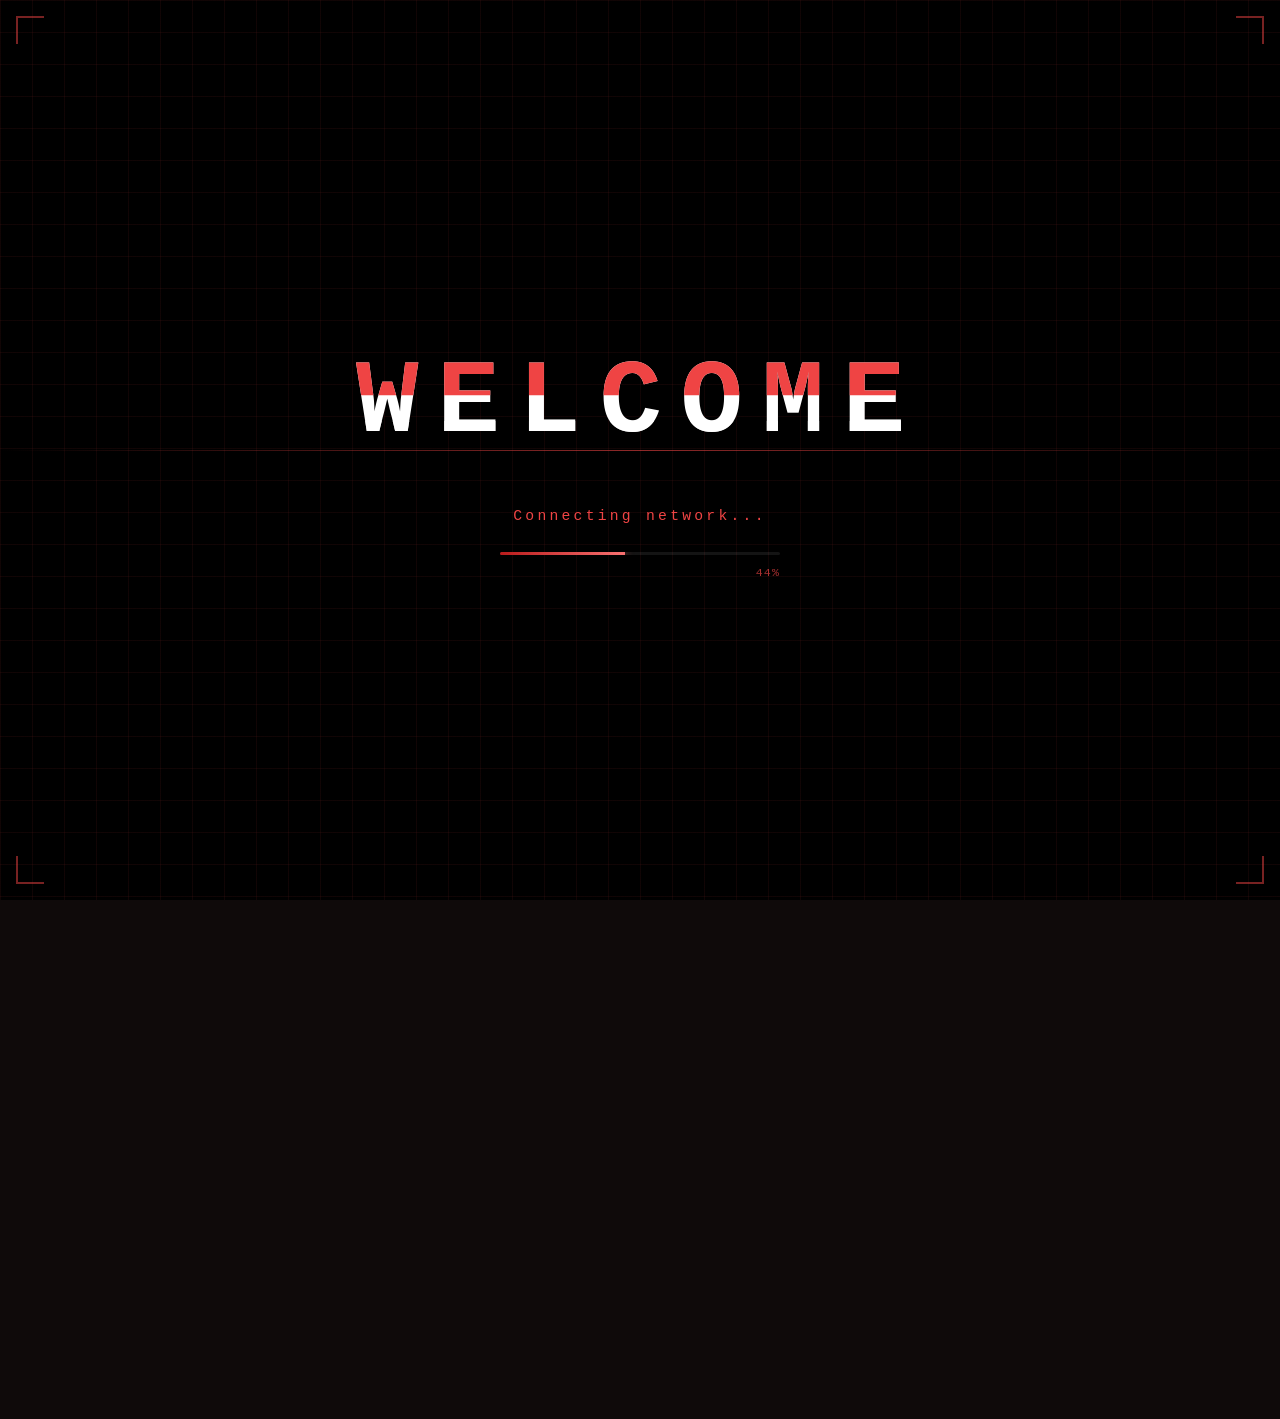
<file: index.html>
<!DOCTYPE html>
<html lang="id" data-theme="dark">
<head>
  <meta charset="UTF-8"/>
  <meta name="viewport" content="width=device-width, initial-scale=1.0"/>
  <meta http-equiv="X-UA-Compatible" content="IE=edge"/>

  <!-- CSP -->
  <meta http-equiv="Content-Security-Policy"
    content="default-src 'self';
             script-src 'self' 'unsafe-inline';
             style-src 'self' 'unsafe-inline' https://fonts.googleapis.com https://cdnjs.cloudflare.com;
             font-src 'self' https://fonts.gstatic.com https://cdnjs.cloudflare.com;
             img-src 'self' data: blob: *;
             media-src 'self' data: blob: *;
             connect-src 'self';"/>

  <!-- SEO -->
  <title>TKJ XI-9 - Beranda | SMK Negeri 1</title>
  <meta name="description" content="TKJ XI-9 - Beranda | Kelas Teknik Komputer Jaringan SMK Negeri 1. Solid, Kreatif, dan Berdedikasi Tanpa Batas dalam menguasai teknologi digital."/>
  <meta name="keywords" content="TKJ, XI-9, SMK Negeri 1, Teknik Komputer Jaringan, kelas TKJ"/>
  <meta name="robots" content="index, follow"/>
  <link rel="canonical" href="./index.html"/>

  <!-- Open Graph -->
  <meta property="og:type"        content="website"/>
  <meta property="og:title"       content="TKJ XI-9 - Beranda | SMK Negeri 1"/>
  <meta property="og:description" content="Kelas Teknik Komputer Jaringan yang solid, kreatif, dan berdedikasi. Komunitas pejuang digital SMK Negeri 1."/>
  <meta property="og:image"       content="https://picsum.photos/seed/tkj-xi9-og/1200/630"/>
  <meta property="og:url"         content="./index.html"/>
  <meta property="og:locale"      content="id_ID"/>

  <!-- Twitter Card -->
  <meta name="twitter:card"        content="summary_large_image"/>
  <meta name="twitter:title"       content="TKJ XI-9 - Beranda | SMK Negeri 1"/>
  <meta name="twitter:description" content="Kelas Teknik Komputer Jaringan SMK Negeri 1"/>
  <meta name="twitter:image"       content="https://picsum.photos/seed/tkj-xi9-og/1200/630"/>

  <!-- PWA -->
  <link rel="manifest" href="manifest.json"/>
  <meta name="theme-color" content="#0f0a0a"/>
  <meta name="apple-mobile-web-app-capable" content="yes"/>
  <meta name="apple-mobile-web-app-status-bar-style" content="black-translucent"/>

  <!-- Favicon (inline SVG) -->
  <link rel="icon" href="data:image/svg+xml,<svg xmlns='http://www.w3.org/2000/svg' viewBox='0 0 32 32'><rect width='32' height='32' rx='6' fill='%23b91c1c'/><text x='50%' y='55%' dominant-baseline='middle' text-anchor='middle' font-family='monospace' font-weight='700' font-size='13' fill='white'>TKJ</text></svg>"/>

  <!-- Fonts Preload -->
  <link rel="preconnect" href="https://fonts.googleapis.com"/>
  <link rel="preconnect" href="https://fonts.gstatic.com" crossorigin/>
  <link rel="preload" as="style"
    href="https://fonts.googleapis.com/css2?family=Fira+Code:wght@400;500;700&family=Rajdhani:wght@500;700&display=swap"/>
  <link rel="stylesheet"
    href="https://fonts.googleapis.com/css2?family=Fira+Code:wght@400;500;700&family=Rajdhani:wght@500;700&display=swap"
    media="print" onload="this.media='all'"/>
  <noscript>
    <link rel="stylesheet"
      href="https://fonts.googleapis.com/css2?family=Fira+Code:wght@400;500;700&family=Rajdhani:wght@500;700&display=swap"/>
  </noscript>

  <!-- Font Awesome -->
  <link rel="stylesheet" href="https://cdnjs.cloudflare.com/ajax/libs/font-awesome/6.5.0/css/all.min.css"
    crossorigin="anonymous" referrerpolicy="no-referrer"/>

  <link rel="stylesheet" href="style.css"/>
</head>
<body>

<!-- SKIP TO CONTENT -->
<a class="skip-link" href="#main-content">Lewati ke konten utama</a>

<!-- PAGE PROGRESS (link navigation) -->
<div id="page-progress" aria-hidden="true"></div>
<!-- SCROLL PROGRESS (top thin bar) -->
<div id="scroll-progress" aria-hidden="true"></div>

<!-- INTRO -->
<div id="intro" role="dialog" aria-label="Layar pembuka TKJ XI-9" aria-modal="true">
  <div class="intro-grid" aria-hidden="true"></div>
  <div class="intro-scan" aria-hidden="true"></div>
  <div class="intro-corners" aria-hidden="true">
    <div class="c c-tl"></div><div class="c c-tr"></div>
    <div class="c c-bl"></div><div class="c c-br"></div>
  </div>
  <div class="intro-body">
    <div class="intro-word" data-text="WELCOME" aria-hidden="true">WELCOME</div>
    <div class="intro-sub" id="intro-sub" aria-live="polite">Initializing TKJ XI-9...</div>
    <div class="intro-bar-wrap" aria-hidden="true">
      <div class="intro-bar" id="intro-bar" role="progressbar" aria-valuemin="0" aria-valuemax="100" aria-valuenow="0"></div>
    </div>
    <div class="intro-pct" id="intro-pct" aria-hidden="true">0%</div>
  </div>
</div>

<!-- TOP BAR -->
<header class="top-bar" role="banner">
  <div class="top-bar-brand">
    <div class="brand-badge" aria-hidden="true">TKJ</div>
    <div>
      <div class="brand-name">TKJ XI-9</div>
      <div class="brand-year mono">2024/2025</div>
    </div>
  </div>
  <div class="top-bar-actions">
    <button class="theme-toggle" id="theme-btn" aria-label="Aktifkan mode terang"
            data-tooltip="Toggle Tema (T)">
      <i class="fas fa-sun" aria-hidden="true"></i>
    </button>
  </div>
</header>

<!-- TAB BAR -->
<nav class="tab-bar" aria-label="Navigasi utama">
  <a href="index.html"     class="tab-item" aria-label="Home"><i class="fas fa-house" aria-hidden="true"></i><span>Home</span></a>
  <a href="about.html"     class="tab-item" aria-label="Tentang"><i class="fas fa-circle-info" aria-hidden="true"></i><span>Tentang</span></a>
  <a href="structure.html" class="tab-item" aria-label="Struktur"><i class="fas fa-sitemap" aria-hidden="true"></i><span>Struktur</span></a>
  <a href="members.html"   class="tab-item" aria-label="Anggota"><i class="fas fa-users" aria-hidden="true"></i><span>Anggota</span></a>
  <a href="skills.html"    class="tab-item" aria-label="Skills"><i class="fas fa-code" aria-hidden="true"></i><span>Skills</span></a>
  <a href="gallery.html"   class="tab-item" aria-label="Galeri"><i class="fas fa-images" aria-hidden="true"></i><span>Galeri</span></a>
  <a href="tkj.html"       class="tab-item" aria-label="Info TKJ"><i class="fas fa-network-wired" aria-hidden="true"></i><span>TKJ</span></a>
</nav>

<!-- MAIN -->
<main id="main-content">

  <!-- Countdown -->
  <div id="countdown-strip" class="countdown-strip" aria-label="Hitung mundur ujian">
    <div class="countdown-label">Ujian Akhir Semester</div>
    <div class="countdown-units">
      <div class="cd-unit"><span class="cd-num cd-days">00</span><span class="cd-lbl">Hari</span></div>
      <span class="cd-sep" aria-hidden="true">:</span>
      <div class="cd-unit"><span class="cd-num cd-hours">00</span><span class="cd-lbl">Jam</span></div>
      <span class="cd-sep" aria-hidden="true">:</span>
      <div class="cd-unit"><span class="cd-num cd-mins">00</span><span class="cd-lbl">Menit</span></div>
      <span class="cd-sep" aria-hidden="true">:</span>
      <div class="cd-unit"><span class="cd-num cd-secs">00</span><span class="cd-lbl">Detik</span></div>
    </div>
  </div>

  <!-- Hero -->
  <section class="hero" aria-label="Selamat datang di TKJ XI-9">
    <div class="hero-noise" aria-hidden="true"></div>
    <div class="hero-floats" aria-hidden="true">
      <div class="float-icon fi1"><i class="fas fa-network-wired"></i></div>
      <div class="float-icon fi2"><i class="fas fa-code"></i></div>
      <div class="float-icon fi3"><i class="fas fa-shield-halved"></i></div>
      <div class="float-icon fi4"><i class="fas fa-microchip"></i></div>
      <div class="float-icon fi5"><i class="fas fa-terminal"></i></div>
      <div class="float-icon fi6"><i class="fas fa-server"></i></div>
    </div>
    <div class="hero-content">
      <div class="hero-eyebrow">Teknik Komputer &amp; Jaringan</div>
      <h1 class="hero-title">
        Kelas <span class="hl">XI-9</span><br>Yang Beda.
      </h1>
      <p class="hero-desc" id="hero-slogan" aria-live="polite" data-fallback="Komunitas pejuang digital yang siap menguasai jaringan, keamanan siber, dan teknologi masa depan dengan semangat dan kompetensi nyata.">
        Komunitas pejuang digital yang siap menguasai jaringan, keamanan siber,
        dan teknologi masa depan dengan semangat dan kompetensi nyata.
      </p>
      <div class="hero-cta">
        <a href="about.html" class="btn btn-primary">Kenali Kami <i class="fas fa-arrow-right" aria-hidden="true"></i></a>
        <a href="members.html" class="btn btn-outline">Lihat Anggota</a>
      </div>
    </div>
  </section>

  <!-- Stats strip -->
  <div id="stats-strip" class="stats-strip" aria-label="Statistik kelas"></div>

  <!-- Quick links -->
  <section class="container" style="padding-top:32px;padding-bottom:40px" aria-label="Menu utama">
    <div class="sec-head">
      <div class="sec-tag">Jelajahi</div>
      <h2 class="sec-title">Menu Utama</h2>
    </div>
    <div style="display:grid;grid-template-columns:repeat(auto-fill,minmax(140px,1fr));gap:12px">
      <a href="about.html" class="card card-accent-top reveal" style="text-align:center;padding:22px 14px;--d:0s" aria-label="Halaman Tentang">
        <div class="icon-box lg" style="margin:0 auto 12px" aria-hidden="true"><i class="fas fa-circle-info"></i></div>
        <div style="font-weight:700;font-size:var(--text-sm);color:var(--text-1)">Tentang</div>
        <div style="font-size:var(--text-xs);color:var(--text-3);margin-top:3px">Visi, misi, motto</div>
      </a>
      <a href="structure.html" class="card card-accent-top reveal" style="text-align:center;padding:22px 14px;--d:0.06s" aria-label="Halaman Struktur Organisasi">
        <div class="icon-box lg" style="margin:0 auto 12px" aria-hidden="true"><i class="fas fa-sitemap"></i></div>
        <div style="font-weight:700;font-size:var(--text-sm);color:var(--text-1)">Struktur</div>
        <div style="font-size:var(--text-xs);color:var(--text-3);margin-top:3px">Kepengurusan</div>
      </a>
      <a href="members.html" class="card card-accent-top reveal" style="text-align:center;padding:22px 14px;--d:0.12s" aria-label="Halaman Anggota Kelas">
        <div class="icon-box lg" style="margin:0 auto 12px" aria-hidden="true"><i class="fas fa-users"></i></div>
        <div style="font-weight:700;font-size:var(--text-sm);color:var(--text-1)">Anggota</div>
        <div style="font-size:var(--text-xs);color:var(--text-3);margin-top:3px" id="ql-member-count">—</div>
      </a>
      <a href="skills.html" class="card card-accent-top reveal" style="text-align:center;padding:22px 14px;--d:0.18s" aria-label="Halaman Keahlian">
        <div class="icon-box lg" style="margin:0 auto 12px" aria-hidden="true"><i class="fas fa-laptop-code"></i></div>
        <div style="font-weight:700;font-size:var(--text-sm);color:var(--text-1)">Skills</div>
        <div style="font-size:var(--text-xs);color:var(--text-3);margin-top:3px">Kompetensi kelas</div>
      </a>
      <a href="gallery.html" class="card card-accent-top reveal" style="text-align:center;padding:22px 14px;--d:0.24s" aria-label="Halaman Galeri Foto">
        <div class="icon-box lg" style="margin:0 auto 12px" aria-hidden="true"><i class="fas fa-images"></i></div>
        <div style="font-weight:700;font-size:var(--text-sm);color:var(--text-1)">Galeri</div>
        <div style="font-size:var(--text-xs);color:var(--text-3);margin-top:3px">Momen bersama</div>
      </a>
      <a href="tkj.html" class="card card-accent-top reveal" style="text-align:center;padding:22px 14px;--d:0.30s" aria-label="Halaman Info Jurusan TKJ">
        <div class="icon-box lg" style="margin:0 auto 12px" aria-hidden="true"><i class="fas fa-network-wired"></i></div>
        <div style="font-weight:700;font-size:var(--text-sm);color:var(--text-1)">TKJ</div>
        <div style="font-size:var(--text-xs);color:var(--text-3);margin-top:3px">Info jurusan</div>
      </a>
    </div>
  </section>

  <!-- Footer -->
  <footer class="footer-strip container" role="contentinfo">
    <div class="footer-top">
      <div class="footer-copy">© <span class="footer-year hl"></span> TKJ XI-9 · SMK Negeri 1</div>
      <div class="footer-links">
        <a href="tkj.html">Info TKJ</a>
        <a href="about.html">Tentang</a>
        <a href="404.html">404</a>
        <a href="offline.html">Offline</a>
      </div>
    </div>
    <div class="footer-social" aria-label="Sosial media kami"></div>
    <div style="display:flex;justify-content:flex-end">
      <button id="replay-intro-btn" aria-label="Putar ulang intro">
        <i class="fas fa-rotate-right" aria-hidden="true"></i> Replay Intro
      </button>
    </div>
  </footer>

</main>

<!-- BACK TO TOP -->
<button id="back-to-top" aria-label="Kembali ke atas">
  <i class="fas fa-chevron-up" aria-hidden="true"></i>
</button>

<script src="settings.js"></script>
<script src="index.js"></script>
</body>
</html>
</file>
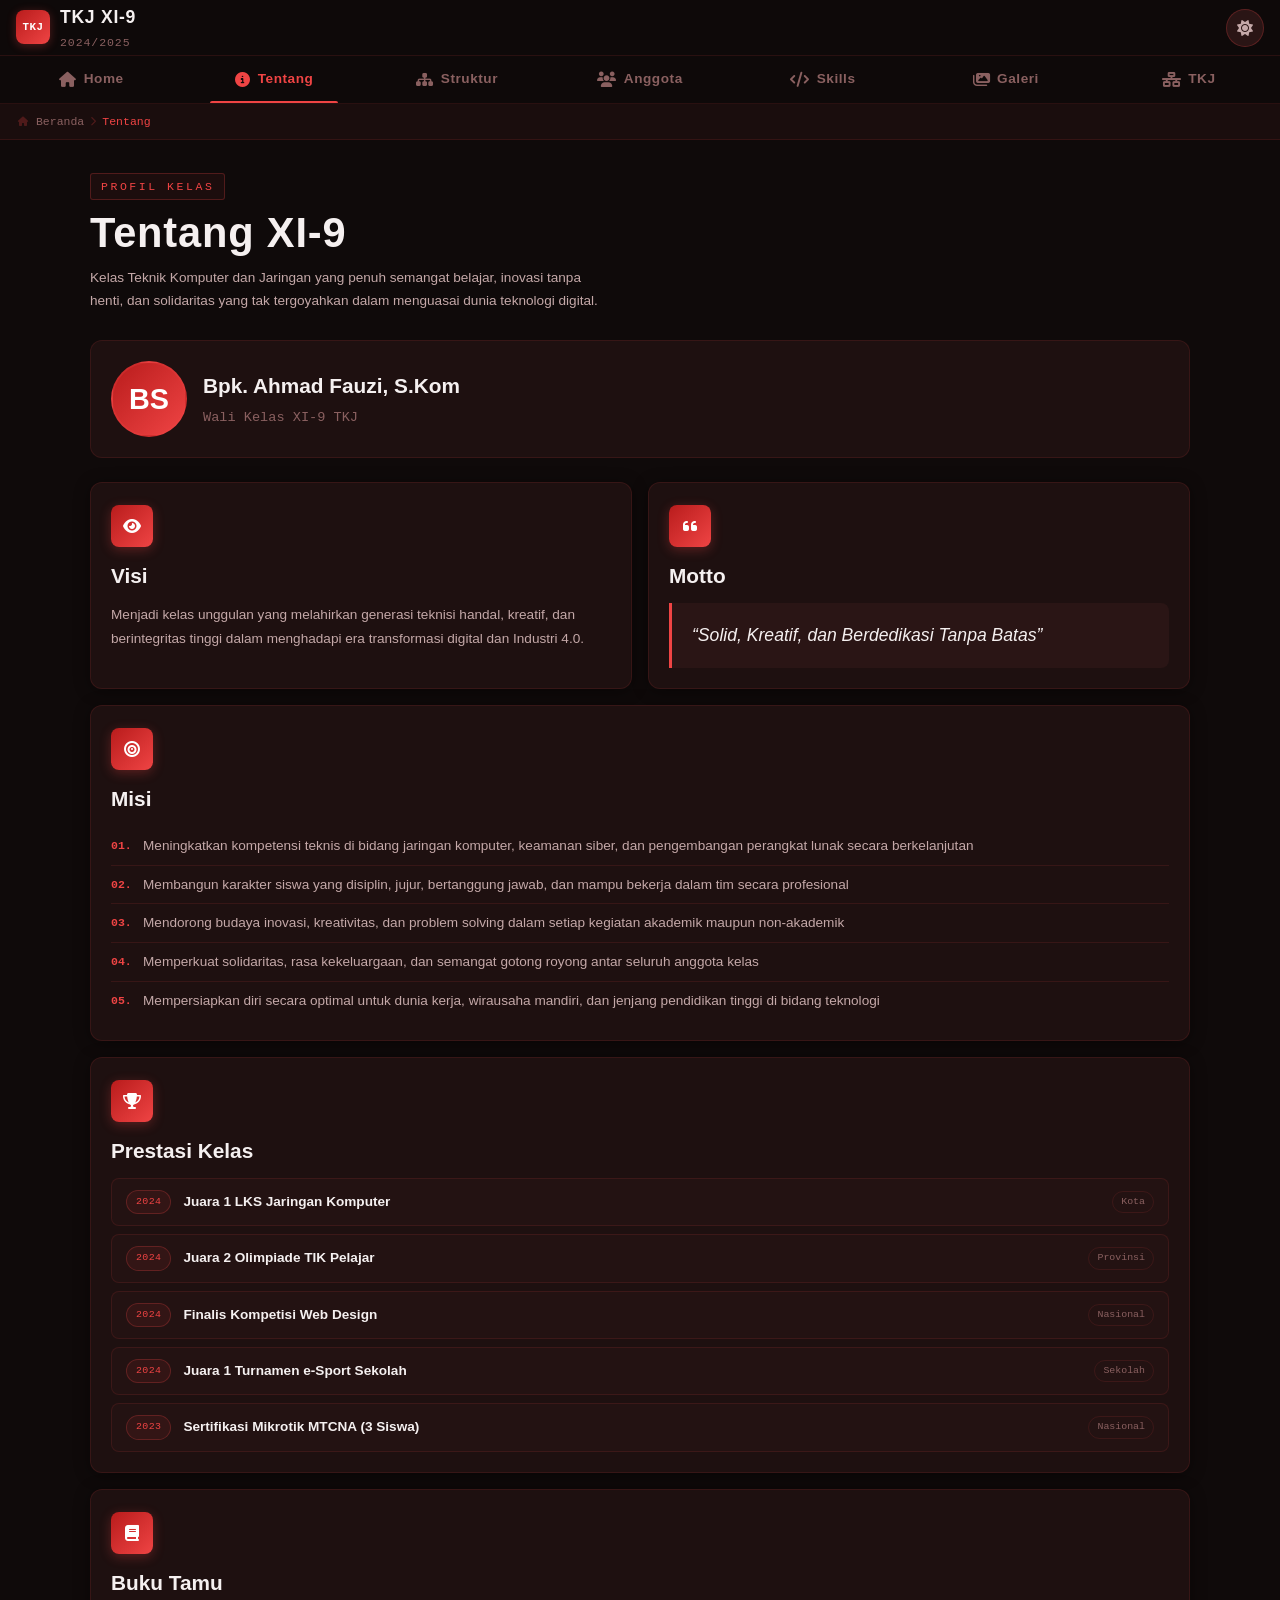
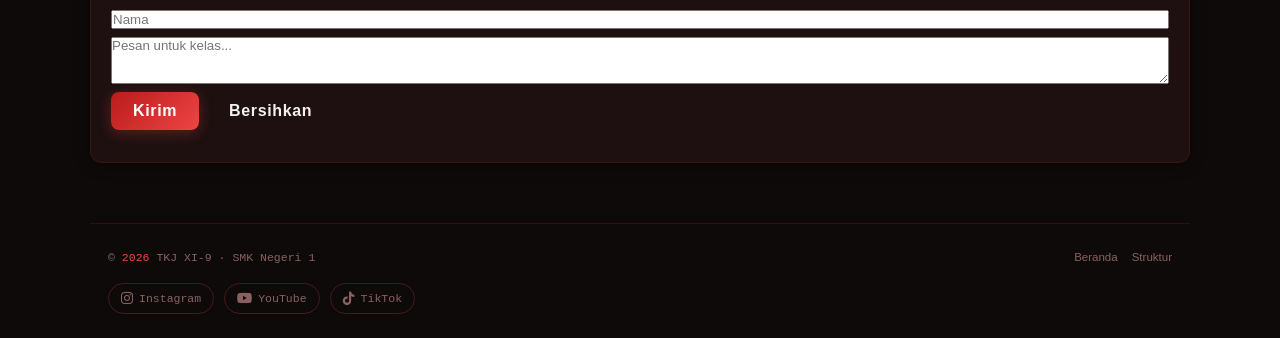
<file: about.html>
<!DOCTYPE html>
<html lang="id" data-theme="dark">
<head>
  <meta charset="UTF-8"/>
  <meta name="viewport" content="width=device-width, initial-scale=1.0"/>
  <meta http-equiv="X-UA-Compatible" content="IE=edge"/>

  <meta http-equiv="Content-Security-Policy"
    content="default-src 'self';
             script-src 'self' 'unsafe-inline';
             style-src 'self' 'unsafe-inline' https://fonts.googleapis.com https://cdnjs.cloudflare.com;
             font-src 'self' https://fonts.gstatic.com https://cdnjs.cloudflare.com;
             img-src 'self' data: blob: *;
             media-src 'self' data: blob: *;
             connect-src 'self';"/>

  <title>TKJ XI-9 - Tentang Kami | SMK Negeri 1</title>
  <meta name="description" content="TKJ XI-9 - Tentang Kami | Kelas Teknik Komputer Jaringan. Kenali visi, misi, motto, dan profil wali kelas TKJ XI-9 SMK Negeri 1."/>
  <meta name="robots" content="index, follow"/>
  <link rel="canonical" href="./about.html"/>

  <meta property="og:type"        content="website"/>
  <meta property="og:title"       content="TKJ XI-9 - Tentang Kami | SMK Negeri 1"/>
  <meta property="og:description" content="Kenali visi, misi, motto, dan profil kelas TKJ XI-9 SMK Negeri 1."/>
  <meta property="og:image"       content="https://picsum.photos/seed/tkj-xi9-og/1200/630"/>
  <meta property="og:url"         content="./about.html"/>

  <link rel="manifest" href="manifest.json"/>
  <meta name="theme-color" content="#0f0a0a"/>

  <link rel="icon" href="data:image/svg+xml,<svg xmlns='http://www.w3.org/2000/svg' viewBox='0 0 32 32'><rect width='32' height='32' rx='6' fill='%23b91c1c'/><text x='50%' y='55%' dominant-baseline='middle' text-anchor='middle' font-family='monospace' font-weight='700' font-size='13' fill='white'>TKJ</text></svg>"/>

  <link rel="preconnect" href="https://fonts.googleapis.com"/>
  <link rel="preconnect" href="https://fonts.gstatic.com" crossorigin/>
  <link rel="preload" as="style" href="https://fonts.googleapis.com/css2?family=Fira+Code:wght@400;500;700&family=Rajdhani:wght@500;700&display=swap"/>
  <link rel="stylesheet" href="https://fonts.googleapis.com/css2?family=Fira+Code:wght@400;500;700&family=Rajdhani:wght@500;700&display=swap" media="print" onload="this.media='all'"/>
  <noscript><link rel="stylesheet" href="https://fonts.googleapis.com/css2?family=Fira+Code:wght@400;500;700&family=Rajdhani:wght@500;700&display=swap"/></noscript>

  <link rel="stylesheet" href="https://cdnjs.cloudflare.com/ajax/libs/font-awesome/6.5.0/css/all.min.css" crossorigin="anonymous" referrerpolicy="no-referrer"/>
  <link rel="stylesheet" href="style.css"/>
</head>
<body>

<a class="skip-link" href="#main-content">Lewati ke konten utama</a>
<div id="page-progress" aria-hidden="true"></div>

<header class="top-bar" role="banner">
  <div class="top-bar-brand">
    <a href="index.html" aria-label="TKJ XI-9 — Beranda">
      <div class="brand-badge" aria-hidden="true">TKJ</div>
      <div>
        <div class="brand-name">TKJ XI-9</div>
        <div class="brand-year mono">2024/2025</div>
      </div>
    </a>
  </div>
  <div class="top-bar-actions">
    <button class="theme-toggle" id="theme-btn" aria-label="Aktifkan mode terang">
      <i class="fas fa-sun" aria-hidden="true"></i>
    </button>
  </div>
</header>

<nav class="tab-bar" aria-label="Navigasi utama">
  <a href="index.html"     class="tab-item"><i class="fas fa-house" aria-hidden="true"></i><span>Home</span></a>
  <a href="about.html"     class="tab-item"><i class="fas fa-circle-info" aria-hidden="true"></i><span>Tentang</span></a>
  <a href="structure.html" class="tab-item"><i class="fas fa-sitemap" aria-hidden="true"></i><span>Struktur</span></a>
  <a href="members.html"   class="tab-item"><i class="fas fa-users" aria-hidden="true"></i><span>Anggota</span></a>
  <a href="skills.html"    class="tab-item"><i class="fas fa-code" aria-hidden="true"></i><span>Skills</span></a>
  <a href="gallery.html"   class="tab-item"><i class="fas fa-images" aria-hidden="true"></i><span>Galeri</span></a>
  <a href="tkj.html"       class="tab-item"><i class="fas fa-network-wired" aria-hidden="true"></i><span>TKJ</span></a>
</nav>

<!-- Breadcrumb -->
<nav class="breadcrumb" aria-label="Breadcrumb">
  <a href="index.html"><i class="fas fa-house" aria-hidden="true"></i> Beranda</a>
  <i class="fas fa-chevron-right" aria-hidden="true"></i>
  <span class="bc-current" aria-current="page">Tentang</span>
</nav>

<main class="page container" id="main-content">
  <div class="sec-head">
    <div class="sec-tag">Profil Kelas</div>
    <h1 class="sec-title">Tentang XI-9</h1>
    <p class="sec-desc" id="kelas-desc"></p>
  </div>

  <!-- Wali Kelas -->
  <div class="wali-card reveal" id="wali-card" style="--d:0s" aria-label="Profil Wali Kelas">
    <div class="avatar lg avatar-ring" aria-hidden="true"></div>
    <div class="wali-info">
      <h3 class="wali-name">—</h3>
      <p class="wali-pos mono">Wali Kelas XI-9 TKJ</p>
    </div>
  </div>

  <div class="about-grid">

    <!-- Visi -->
    <div class="card about-card card-accent-top reveal" style="--d:0.08s">
      <div class="icon-box" aria-hidden="true"><i class="fas fa-eye"></i></div>
      <h3>Visi</h3>
      <p id="visi-text"></p>
    </div>

    <!-- Motto -->
    <div class="card about-card card-accent-top reveal" style="--d:0.16s">
      <div class="icon-box" aria-hidden="true"><i class="fas fa-quote-left"></i></div>
      <h3>Motto</h3>
      <blockquote class="motto-box" id="motto-text"></blockquote>
    </div>

    <!-- Misi -->
    <div class="card about-card card-accent-top full reveal" style="--d:0.24s">
      <div class="icon-box" aria-hidden="true"><i class="fas fa-bullseye"></i></div>
      <h3>Misi</h3>
      <ul class="misi-list" id="misi-list" aria-label="Daftar misi kelas"></ul>
    </div>

    <!-- Prestasi (FIX: sebelumnya data G.prestasi tidak pernah dirender) -->
    <div class="card about-card card-accent-top full reveal" style="--d:0.32s">
      <div class="icon-box" aria-hidden="true"><i class="fas fa-trophy"></i></div>
      <h3>Prestasi Kelas</h3>
      <div class="prestasi-list" id="prestasi-list" aria-label="Daftar prestasi kelas TKJ XI-9"></div>
    </div>

    <!-- Buku Tamu (Guestbook) -->
    <div class="card about-card card-accent-top full reveal" style="--d:0.40s">
      <div class="icon-box" aria-hidden="true"><i class="fas fa-book"></i></div>
      <h3>Buku Tamu</h3>
      <form id="guestbook-form" style="display:flex;flex-direction:column;gap:8px;margin-top:8px">
        <input id="guest-name" class="input" placeholder="Nama" required aria-label="Nama" />
        <textarea id="guest-msg" class="input" placeholder="Pesan untuk kelas..." rows="3" required aria-label="Pesan"></textarea>
        <div style="display:flex;gap:8px">
          <button type="submit" class="btn btn-primary">Kirim</button>
          <button type="button" id="guest-clear" class="btn">Bersihkan</button>
        </div>
      </form>
      <div id="guestbook-list" style="margin-top:12px;display:flex;flex-direction:column;gap:8px"></div>
    </div>

  </div>
</main>

<footer class="footer-strip container" role="contentinfo">
  <div class="footer-top">
    <div class="footer-copy">© <span class="footer-year hl"></span> TKJ XI-9 · SMK Negeri 1</div>
    <div class="footer-links">
      <a href="index.html">Beranda</a>
      <a href="structure.html">Struktur</a>
    </div>
  </div>
  <div class="footer-social" aria-label="Sosial media kami"></div>
</footer>

<button id="back-to-top" aria-label="Kembali ke atas">
  <i class="fas fa-chevron-up" aria-hidden="true"></i>
</button>

<script src="settings.js"></script>
<script src="index.js"></script>
</body>
</html>
</file>
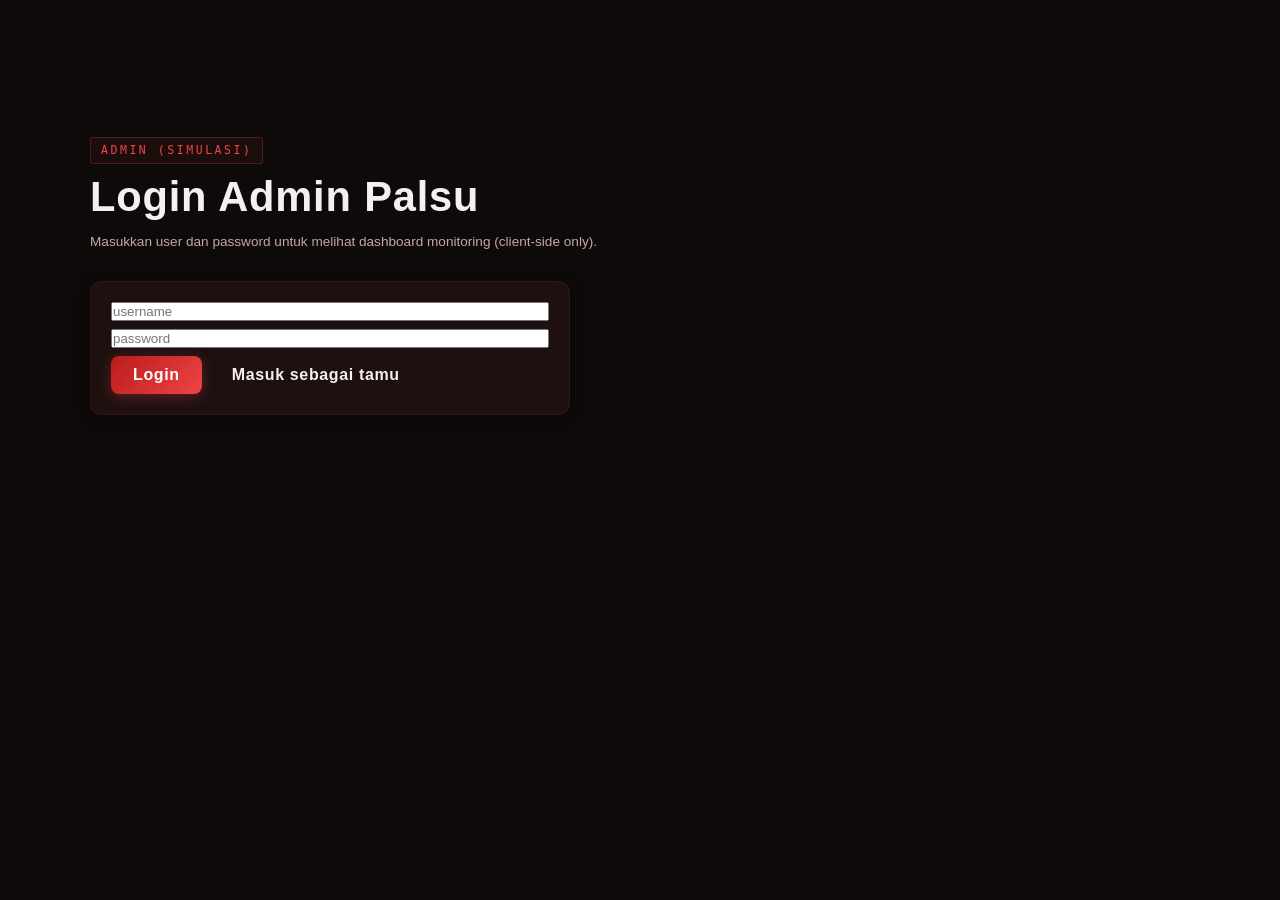
<file: admin.html>
<!DOCTYPE html>
<html lang="id" data-theme="dark">
<head>
  <meta charset="UTF-8"/>
  <meta name="viewport" content="width=device-width, initial-scale=1.0"/>
  <meta http-equiv="X-UA-Compatible" content="IE=edge"/>
  <meta http-equiv="Content-Security-Policy"
    content="default-src 'self';
             script-src 'self' 'unsafe-inline';
             style-src 'self' 'unsafe-inline' https://fonts.googleapis.com https://cdnjs.cloudflare.com;
             font-src 'self' https://fonts.gstatic.com https://cdnjs.cloudflare.com;
             img-src 'self' data: blob: *;
             media-src 'self' data: blob: *;
             connect-src 'self';"/>
  <title>Admin — TKJ XI-9 (Simulasi)</title>
  <link rel="stylesheet" href="style.css"/>
</head>
<body>
  <main class="page container" id="main-content">
    <div class="sec-head">
      <div class="sec-tag">Admin (Simulasi)</div>
      <h1 class="sec-title">Login Admin Palsu</h1>
      <p class="sec-desc">Masukkan user dan password untuk melihat dashboard monitoring (client-side only).</p>
    </div>

    <div class="card" style="max-width:480px">
      <form id="admin-login" style="display:flex;flex-direction:column;gap:8px">
        <input id="admin-user" class="input" placeholder="username" required />
        <input id="admin-pass" class="input" placeholder="password" type="password" required />
        <div style="display:flex;gap:8px">
          <button class="btn btn-primary">Login</button>
          <button id="admin-guest" type="button" class="btn">Masuk sebagai tamu</button>
        </div>
      </form>
    </div>

    <div id="admin-dashboard" style="margin-top:18px;display:none">
      <div class="card" style="padding:18px">
        <h3>Dashboard Monitoring</h3>
        <div id="admin-stats" style="display:grid;grid-template-columns:repeat(auto-fit,minmax(160px,1fr));gap:12px;margin-top:12px"></div>
      </div>
    </div>

  </main>

  <script src="settings.js"></script>
  <script src="index.js"></script>
</body>
</html>
</file>
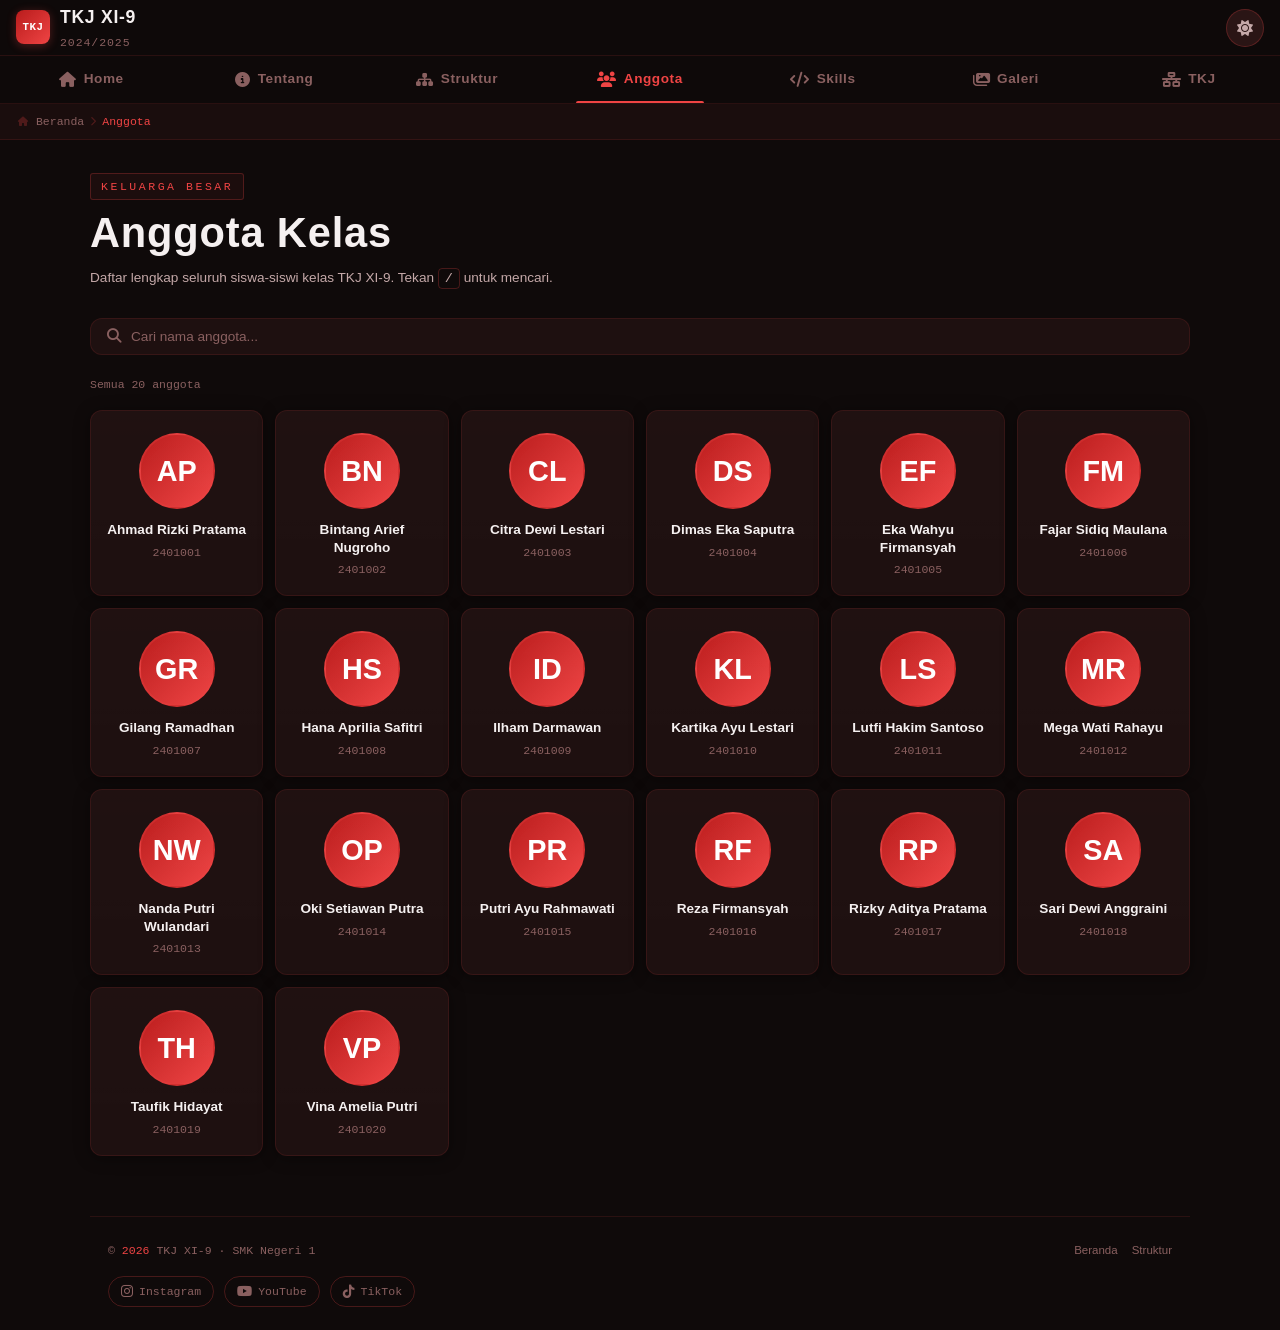
<file: members.html>
<!DOCTYPE html>
<html lang="id" data-theme="dark">
<head>
  <meta charset="UTF-8"/>
  <meta name="viewport" content="width=device-width, initial-scale=1.0"/>
  <meta http-equiv="X-UA-Compatible" content="IE=edge"/>

  <meta http-equiv="Content-Security-Policy"
    content="default-src 'self';
             script-src 'self' 'unsafe-inline';
             style-src 'self' 'unsafe-inline' https://fonts.googleapis.com https://cdnjs.cloudflare.com;
             font-src 'self' https://fonts.gstatic.com https://cdnjs.cloudflare.com;
             img-src 'self' data: blob: *;
             media-src 'self' data: blob: *;
             connect-src 'self';"/>

  <title>TKJ XI-9 - Anggota Kelas | SMK Negeri 1</title>
  <meta name="description" content="TKJ XI-9 - Anggota Kelas | Kelas Teknik Komputer Jaringan. Daftar lengkap 20 anggota kelas TKJ XI-9 SMK Negeri 1 dengan NIS masing-masing."/>
  <meta name="robots" content="index, follow"/>
  <link rel="canonical" href="./members.html"/>

  <meta property="og:type"        content="website"/>
  <meta property="og:title"       content="TKJ XI-9 - Anggota Kelas | SMK Negeri 1"/>
  <meta property="og:description" content="Daftar lengkap 20 anggota kelas TKJ XI-9 SMK Negeri 1."/>
  <meta property="og:image"       content="https://picsum.photos/seed/tkj-xi9-og/1200/630"/>
  <meta property="og:url"         content="./members.html"/>

  <link rel="manifest" href="manifest.json"/>
  <meta name="theme-color" content="#0f0a0a"/>
  <link rel="icon" href="data:image/svg+xml,<svg xmlns='http://www.w3.org/2000/svg' viewBox='0 0 32 32'><rect width='32' height='32' rx='6' fill='%23b91c1c'/><text x='50%' y='55%' dominant-baseline='middle' text-anchor='middle' font-family='monospace' font-weight='700' font-size='13' fill='white'>TKJ</text></svg>"/>

  <link rel="preconnect" href="https://fonts.googleapis.com"/>
  <link rel="preconnect" href="https://fonts.gstatic.com" crossorigin/>
  <link rel="preload" as="style" href="https://fonts.googleapis.com/css2?family=Fira+Code:wght@400;500;700&family=Rajdhani:wght@500;700&display=swap"/>
  <link rel="stylesheet" href="https://fonts.googleapis.com/css2?family=Fira+Code:wght@400;500;700&family=Rajdhani:wght@500;700&display=swap" media="print" onload="this.media='all'"/>
  <noscript><link rel="stylesheet" href="https://fonts.googleapis.com/css2?family=Fira+Code:wght@400;500;700&family=Rajdhani:wght@500;700&display=swap"/></noscript>

  <link rel="stylesheet" href="https://cdnjs.cloudflare.com/ajax/libs/font-awesome/6.5.0/css/all.min.css" crossorigin="anonymous" referrerpolicy="no-referrer"/>
  <link rel="stylesheet" href="style.css"/>
</head>
<body>

<a class="skip-link" href="#main-content">Lewati ke konten utama</a>
<div id="page-progress" aria-hidden="true"></div>

<header class="top-bar" role="banner">
  <div class="top-bar-brand">
    <a href="index.html" aria-label="TKJ XI-9 — Beranda">
      <div class="brand-badge" aria-hidden="true">TKJ</div>
      <div>
        <div class="brand-name">TKJ XI-9</div>
        <div class="brand-year mono">2024/2025</div>
      </div>
    </a>
  </div>
  <div class="top-bar-actions">
    <button class="theme-toggle" id="theme-btn" aria-label="Aktifkan mode terang">
      <i class="fas fa-sun" aria-hidden="true"></i>
    </button>
  </div>
</header>

<nav class="tab-bar" aria-label="Navigasi utama">
  <a href="index.html"     class="tab-item"><i class="fas fa-house" aria-hidden="true"></i><span>Home</span></a>
  <a href="about.html"     class="tab-item"><i class="fas fa-circle-info" aria-hidden="true"></i><span>Tentang</span></a>
  <a href="structure.html" class="tab-item"><i class="fas fa-sitemap" aria-hidden="true"></i><span>Struktur</span></a>
  <a href="members.html"   class="tab-item"><i class="fas fa-users" aria-hidden="true"></i><span>Anggota</span></a>
  <a href="skills.html"    class="tab-item"><i class="fas fa-code" aria-hidden="true"></i><span>Skills</span></a>
  <a href="gallery.html"   class="tab-item"><i class="fas fa-images" aria-hidden="true"></i><span>Galeri</span></a>
  <a href="tkj.html"       class="tab-item"><i class="fas fa-network-wired" aria-hidden="true"></i><span>TKJ</span></a>
</nav>

<nav class="breadcrumb" aria-label="Breadcrumb">
  <a href="index.html"><i class="fas fa-house" aria-hidden="true"></i> Beranda</a>
  <i class="fas fa-chevron-right" aria-hidden="true"></i>
  <span class="bc-current" aria-current="page">Anggota</span>
</nav>

<main class="page container" id="main-content">
  <div class="sec-head">
    <div class="sec-tag">Keluarga Besar</div>
    <h1 class="sec-title">Anggota Kelas</h1>
    <p class="sec-desc">Daftar lengkap seluruh siswa-siswi kelas TKJ XI-9. Tekan <kbd style="font-family:monospace;padding:2px 6px;border:1px solid var(--border-mid);border-radius:4px">/</kbd> untuk mencari.</p>
  </div>

  <!-- Search -->
  <div class="search-wrap" role="search">
    <label for="member-search" class="sr-only">Cari anggota</label>
    <div class="search-bar">
      <i class="fas fa-search" aria-hidden="true"></i>
      <input
        type="search"
        id="member-search"
        placeholder="Cari nama anggota..."
        autocomplete="off"
        aria-label="Cari anggota"
        aria-controls="members-grid"
        spellcheck="false"/>
      <button class="search-clear" id="search-clear" aria-label="Hapus pencarian" type="button">
        <i class="fas fa-times" aria-hidden="true"></i>
      </button>
    </div>
  </div>

  <div class="members-count mono" id="member-count" aria-live="polite" aria-atomic="true"></div>
  <div class="members-grid" id="members-grid" aria-label="Daftar anggota kelas"></div>
</main>

<!-- Member Detail Modal -->
<div id="member-modal" class="lightbox" role="dialog" aria-modal="true" aria-hidden="true">
  <button class="lightbox-close" id="member-modal-close" aria-label="Tutup detail anggota"><i class="fas fa-times" aria-hidden="true"></i></button>
  <div class="card" style="max-width:720px;padding:18px;">
    <div style="display:flex;gap:12px;align-items:center">
      <div id="modal-avatar" class="avatar lg avatar-ring" aria-hidden="true"></div>
      <div>
        <h3 id="modal-name">—</h3>
        <div id="modal-nis" class="mono" style="color:var(--text-3)"></div>
      </div>
    </div>
    <div id="modal-desc" style="margin-top:12px;color:var(--text-2)"></div>
    <div id="modal-social" style="margin-top:12px;display:flex;gap:8px"></div>
  </div>
</div>
<footer class="footer-strip container" role="contentinfo">
  <div class="footer-top">
    <div class="footer-copy">© <span class="footer-year hl"></span> TKJ XI-9 · SMK Negeri 1</div>
    <div class="footer-links">
      <a href="index.html">Beranda</a>
      <a href="structure.html">Struktur</a>
    </div>
  </div>
  <div class="footer-social" aria-label="Sosial media kami"></div>
</footer>

<button id="back-to-top" aria-label="Kembali ke atas">
  <i class="fas fa-chevron-up" aria-hidden="true"></i>
</button>

<script src="settings.js"></script>
<script src="index.js"></script>
</body>
</html>
</file>
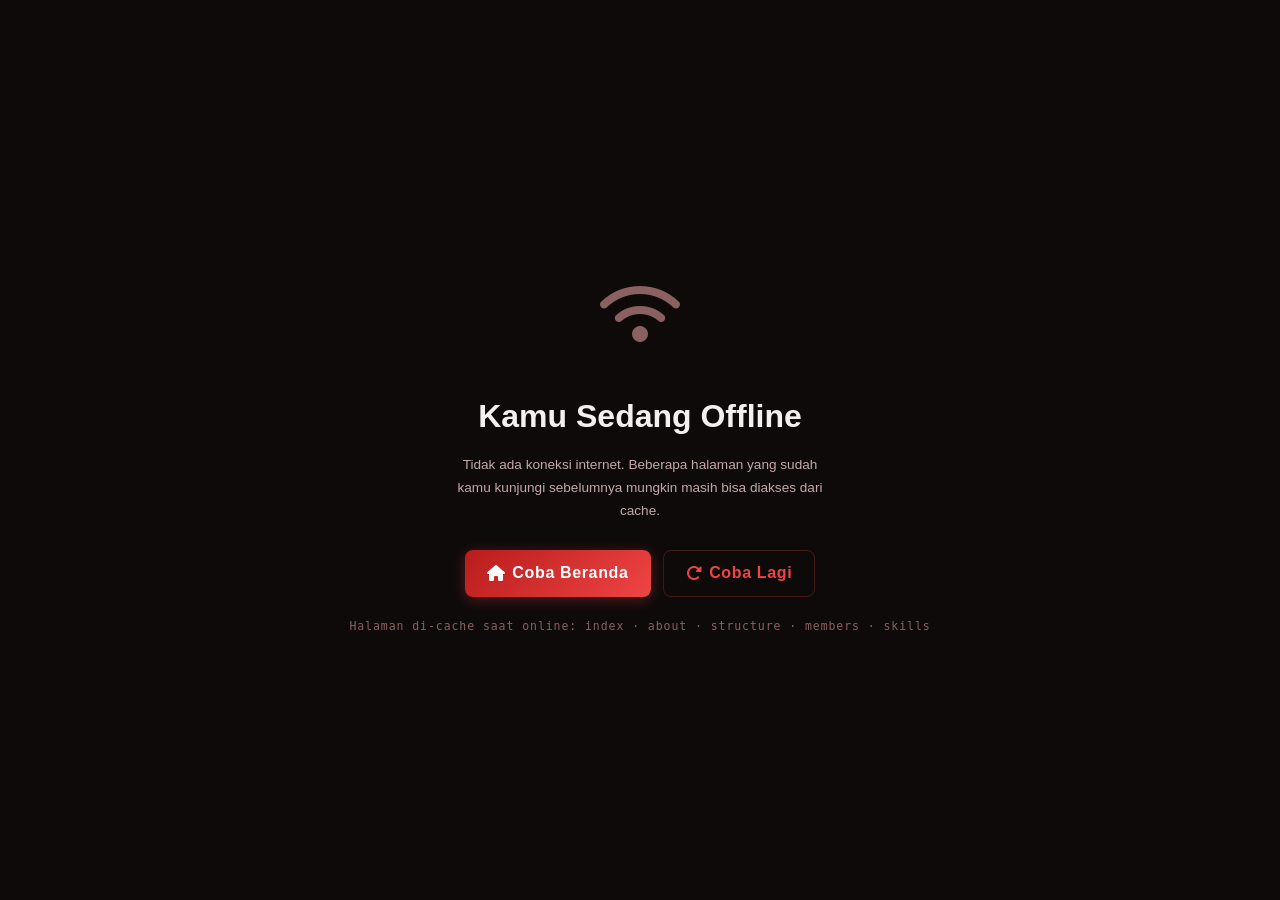
<file: offline.html>
<!DOCTYPE html>
<html lang="id" data-theme="dark">
<head>
  <meta charset="UTF-8"/>
  <meta name="viewport" content="width=device-width, initial-scale=1.0"/>
  <meta http-equiv="X-UA-Compatible" content="IE=edge"/>

  <meta http-equiv="Content-Security-Policy"
    content="default-src 'self';
             script-src 'self' 'unsafe-inline';
             style-src 'self' 'unsafe-inline' https://fonts.googleapis.com https://cdnjs.cloudflare.com;
             font-src 'self' https://fonts.gstatic.com https://cdnjs.cloudflare.com;
             img-src 'self' data: blob: *;
             media-src 'self' data: blob: *;
             connect-src 'self';"/>

  <title>Offline — TKJ XI-9</title>
  <meta name="robots" content="noindex, nofollow"/>
  <link rel="icon" href="data:image/svg+xml,<svg xmlns='http://www.w3.org/2000/svg' viewBox='0 0 32 32'><rect width='32' height='32' rx='6' fill='%23b91c1c'/><text x='50%' y='55%' dominant-baseline='middle' text-anchor='middle' font-family='monospace' font-weight='700' font-size='13' fill='white'>TKJ</text></svg>"/>
  <link rel="preconnect" href="https://fonts.googleapis.com"/>
  <link rel="preconnect" href="https://fonts.gstatic.com" crossorigin/>
  <link rel="stylesheet" href="https://fonts.googleapis.com/css2?family=Fira+Code:wght@400;700&family=Rajdhani:wght@500;700&display=swap"/>
  <link rel="stylesheet" href="https://cdnjs.cloudflare.com/ajax/libs/font-awesome/6.5.0/css/all.min.css" crossorigin="anonymous" referrerpolicy="no-referrer"/>
  <link rel="stylesheet" href="style.css"/>
  <script>(function(){const t=localStorage.getItem('tkj-theme')||'dark';document.documentElement.setAttribute('data-theme',t);})();</script>
  <style>
    body { min-height:100vh; display:flex; flex-direction:column; align-items:center; justify-content:center; padding:32px 24px; text-align:center; }
    .ol-icon { font-size:4rem; color:var(--text-3); animation:pulse 2s ease-in-out infinite; margin-bottom:20px; }
    @keyframes pulse { 0%,100%{opacity:1} 50%{opacity:0.35} }
    .ol-title { font-family:'Rajdhani',sans-serif; font-size:var(--text-2xl); font-weight:700; color:var(--text-1); margin-bottom:10px; }
    .ol-desc  { font-size:var(--text-sm); color:var(--text-2); line-height:1.7; max-width:380px; margin:0 auto 28px; }
    .ol-info  { font-family:'Fira Code',monospace; font-size:var(--text-xs); color:var(--text-3); margin-top:20px; letter-spacing:0.08em; }
  </style>
</head>
<body>
  <div class="ol-icon" aria-hidden="true"><i class="fas fa-wifi"></i></div>
  <h1 class="ol-title">Kamu Sedang Offline</h1>
  <p class="ol-desc">
    Tidak ada koneksi internet. Beberapa halaman yang sudah kamu kunjungi
    sebelumnya mungkin masih bisa diakses dari cache.
  </p>
  <div style="display:flex;gap:12px;justify-content:center;flex-wrap:wrap">
    <a href="index.html" class="btn btn-primary">
      <i class="fas fa-house" aria-hidden="true"></i> Coba Beranda
    </a>
    <button class="btn btn-outline" onclick="window.location.reload()">
      <i class="fas fa-rotate-right" aria-hidden="true"></i> Coba Lagi
    </button>
  </div>
  <p class="ol-info">
    Halaman di-cache saat online: index · about · structure · members · skills
  </p>
</body>
</html>
</file>
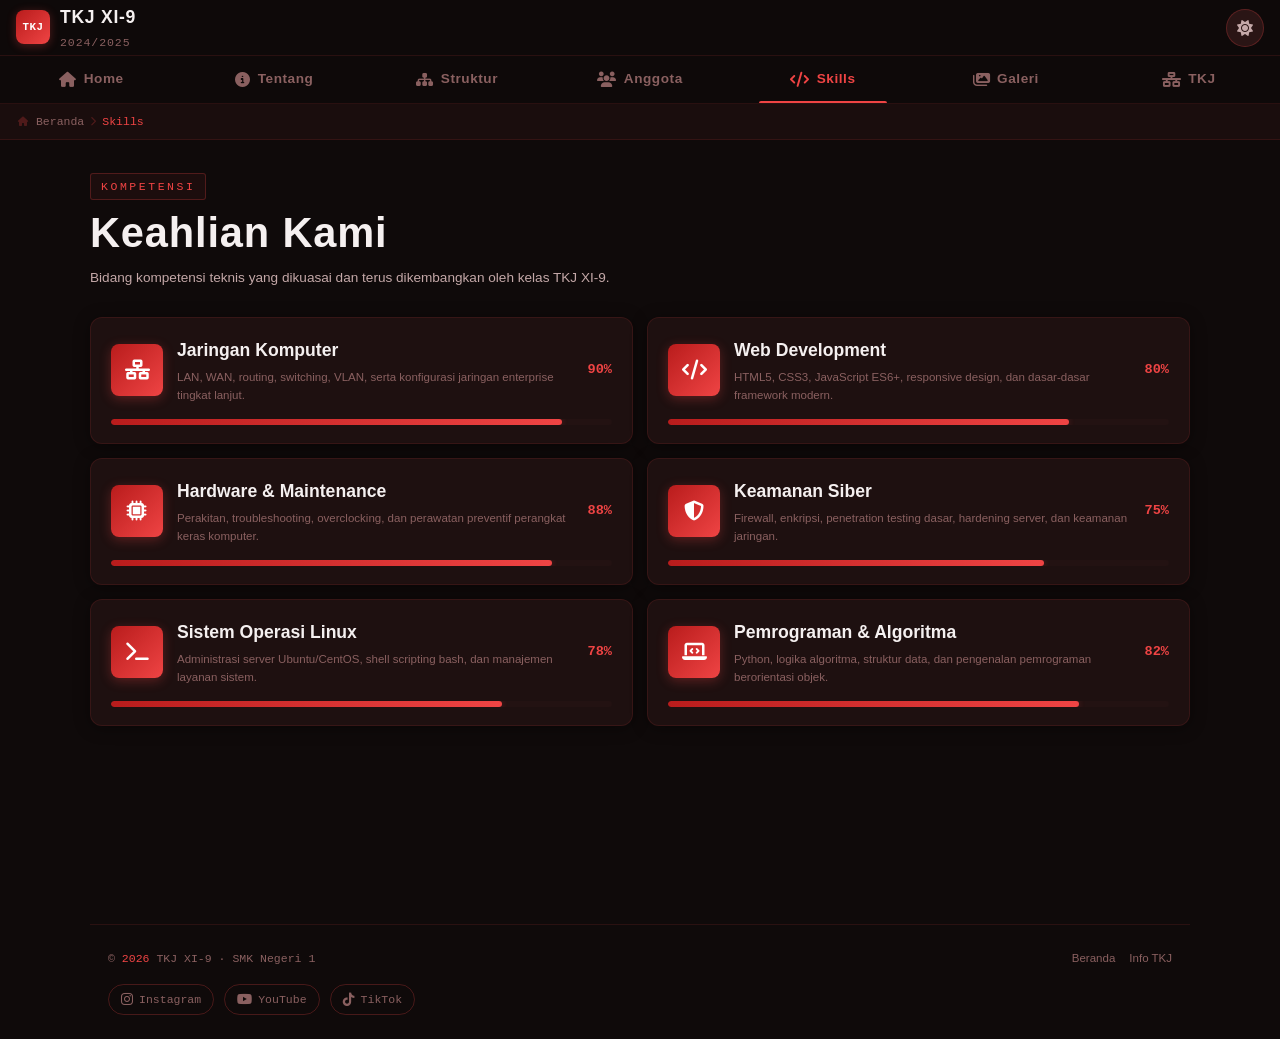
<file: skills.html>
<!DOCTYPE html>
<html lang="id" data-theme="dark">
<head>
  <meta charset="UTF-8"/>
  <meta name="viewport" content="width=device-width, initial-scale=1.0"/>
  <meta http-equiv="X-UA-Compatible" content="IE=edge"/>

  <meta http-equiv="Content-Security-Policy"
    content="default-src 'self';
             script-src 'self' 'unsafe-inline';
             style-src 'self' 'unsafe-inline' https://fonts.googleapis.com https://cdnjs.cloudflare.com;
             font-src 'self' https://fonts.gstatic.com https://cdnjs.cloudflare.com;
             img-src 'self' data: blob: *;
             media-src 'self' data: blob: *;
             connect-src 'self';"/>

  <title>TKJ XI-9 - Keahlian Kami | SMK Negeri 1</title>
  <meta name="description" content="TKJ XI-9 - Keahlian Kami | Kelas Teknik Komputer Jaringan. Bidang kompetensi yang dikuasai oleh kelas TKJ XI-9 SMK Negeri 1."/>
  <meta name="robots" content="index, follow"/>
  <link rel="canonical" href="./skills.html"/>

  <meta property="og:type"        content="website"/>
  <meta property="og:title"       content="TKJ XI-9 - Keahlian Kami | SMK Negeri 1"/>
  <meta property="og:description" content="Bidang kompetensi unggulan kelas TKJ XI-9 SMK Negeri 1."/>
  <meta property="og:image"       content="https://picsum.photos/seed/tkj-xi9-og/1200/630"/>
  <meta property="og:url"         content="./skills.html"/>

  <link rel="manifest" href="manifest.json"/>
  <meta name="theme-color" content="#0f0a0a"/>
  <link rel="icon" href="data:image/svg+xml,<svg xmlns='http://www.w3.org/2000/svg' viewBox='0 0 32 32'><rect width='32' height='32' rx='6' fill='%23b91c1c'/><text x='50%' y='55%' dominant-baseline='middle' text-anchor='middle' font-family='monospace' font-weight='700' font-size='13' fill='white'>TKJ</text></svg>"/>

  <link rel="preconnect" href="https://fonts.googleapis.com"/>
  <link rel="preconnect" href="https://fonts.gstatic.com" crossorigin/>
  <link rel="preload" as="style" href="https://fonts.googleapis.com/css2?family=Fira+Code:wght@400;500;700&family=Rajdhani:wght@500;700&display=swap"/>
  <link rel="stylesheet" href="https://fonts.googleapis.com/css2?family=Fira+Code:wght@400;500;700&family=Rajdhani:wght@500;700&display=swap" media="print" onload="this.media='all'"/>
  <noscript><link rel="stylesheet" href="https://fonts.googleapis.com/css2?family=Fira+Code:wght@400;500;700&family=Rajdhani:wght@500;700&display=swap"/></noscript>

  <link rel="stylesheet" href="https://cdnjs.cloudflare.com/ajax/libs/font-awesome/6.5.0/css/all.min.css" crossorigin="anonymous" referrerpolicy="no-referrer"/>
  <link rel="stylesheet" href="style.css"/>
</head>
<body>

<a class="skip-link" href="#main-content">Lewati ke konten utama</a>
<div id="page-progress" aria-hidden="true"></div>

<header class="top-bar" role="banner">
  <div class="top-bar-brand">
    <a href="index.html" aria-label="TKJ XI-9 — Beranda">
      <div class="brand-badge" aria-hidden="true">TKJ</div>
      <div>
        <div class="brand-name">TKJ XI-9</div>
        <div class="brand-year mono">2024/2025</div>
      </div>
    </a>
  </div>
  <div class="top-bar-actions">
    <button class="theme-toggle" id="theme-btn" aria-label="Aktifkan mode terang">
      <i class="fas fa-sun" aria-hidden="true"></i>
    </button>
  </div>
</header>

<nav class="tab-bar" aria-label="Navigasi utama">
  <a href="index.html"     class="tab-item"><i class="fas fa-house" aria-hidden="true"></i><span>Home</span></a>
  <a href="about.html"     class="tab-item"><i class="fas fa-circle-info" aria-hidden="true"></i><span>Tentang</span></a>
  <a href="structure.html" class="tab-item"><i class="fas fa-sitemap" aria-hidden="true"></i><span>Struktur</span></a>
  <a href="members.html"   class="tab-item"><i class="fas fa-users" aria-hidden="true"></i><span>Anggota</span></a>
  <a href="skills.html"    class="tab-item"><i class="fas fa-code" aria-hidden="true"></i><span>Skills</span></a>
  <a href="gallery.html"   class="tab-item"><i class="fas fa-images" aria-hidden="true"></i><span>Galeri</span></a>
  <a href="tkj.html"       class="tab-item"><i class="fas fa-network-wired" aria-hidden="true"></i><span>TKJ</span></a>
</nav>

<nav class="breadcrumb" aria-label="Breadcrumb">
  <a href="index.html"><i class="fas fa-house" aria-hidden="true"></i> Beranda</a>
  <i class="fas fa-chevron-right" aria-hidden="true"></i>
  <span class="bc-current" aria-current="page">Skills</span>
</nav>

<main class="page container" id="main-content">
  <div class="sec-head">
    <div class="sec-tag">Kompetensi</div>
    <h1 class="sec-title">Keahlian Kami</h1>
    <p class="sec-desc">Bidang kompetensi teknis yang dikuasai dan terus dikembangkan oleh kelas TKJ XI-9.</p>
  </div>
  <div class="skills-list" id="skills-list" aria-label="Daftar keahlian kelas TKJ XI-9"></div>
</main>

<footer class="footer-strip container" role="contentinfo">
  <div class="footer-top">
    <div class="footer-copy">© <span class="footer-year hl"></span> TKJ XI-9 · SMK Negeri 1</div>
    <div class="footer-links">
      <a href="index.html">Beranda</a>
      <a href="tkj.html">Info TKJ</a>
    </div>
  </div>
  <div class="footer-social" aria-label="Sosial media kami"></div>
</footer>

<button id="back-to-top" aria-label="Kembali ke atas">
  <i class="fas fa-chevron-up" aria-hidden="true"></i>
</button>

<script src="settings.js"></script>
<script src="index.js"></script>
</body>
</html>
</file>
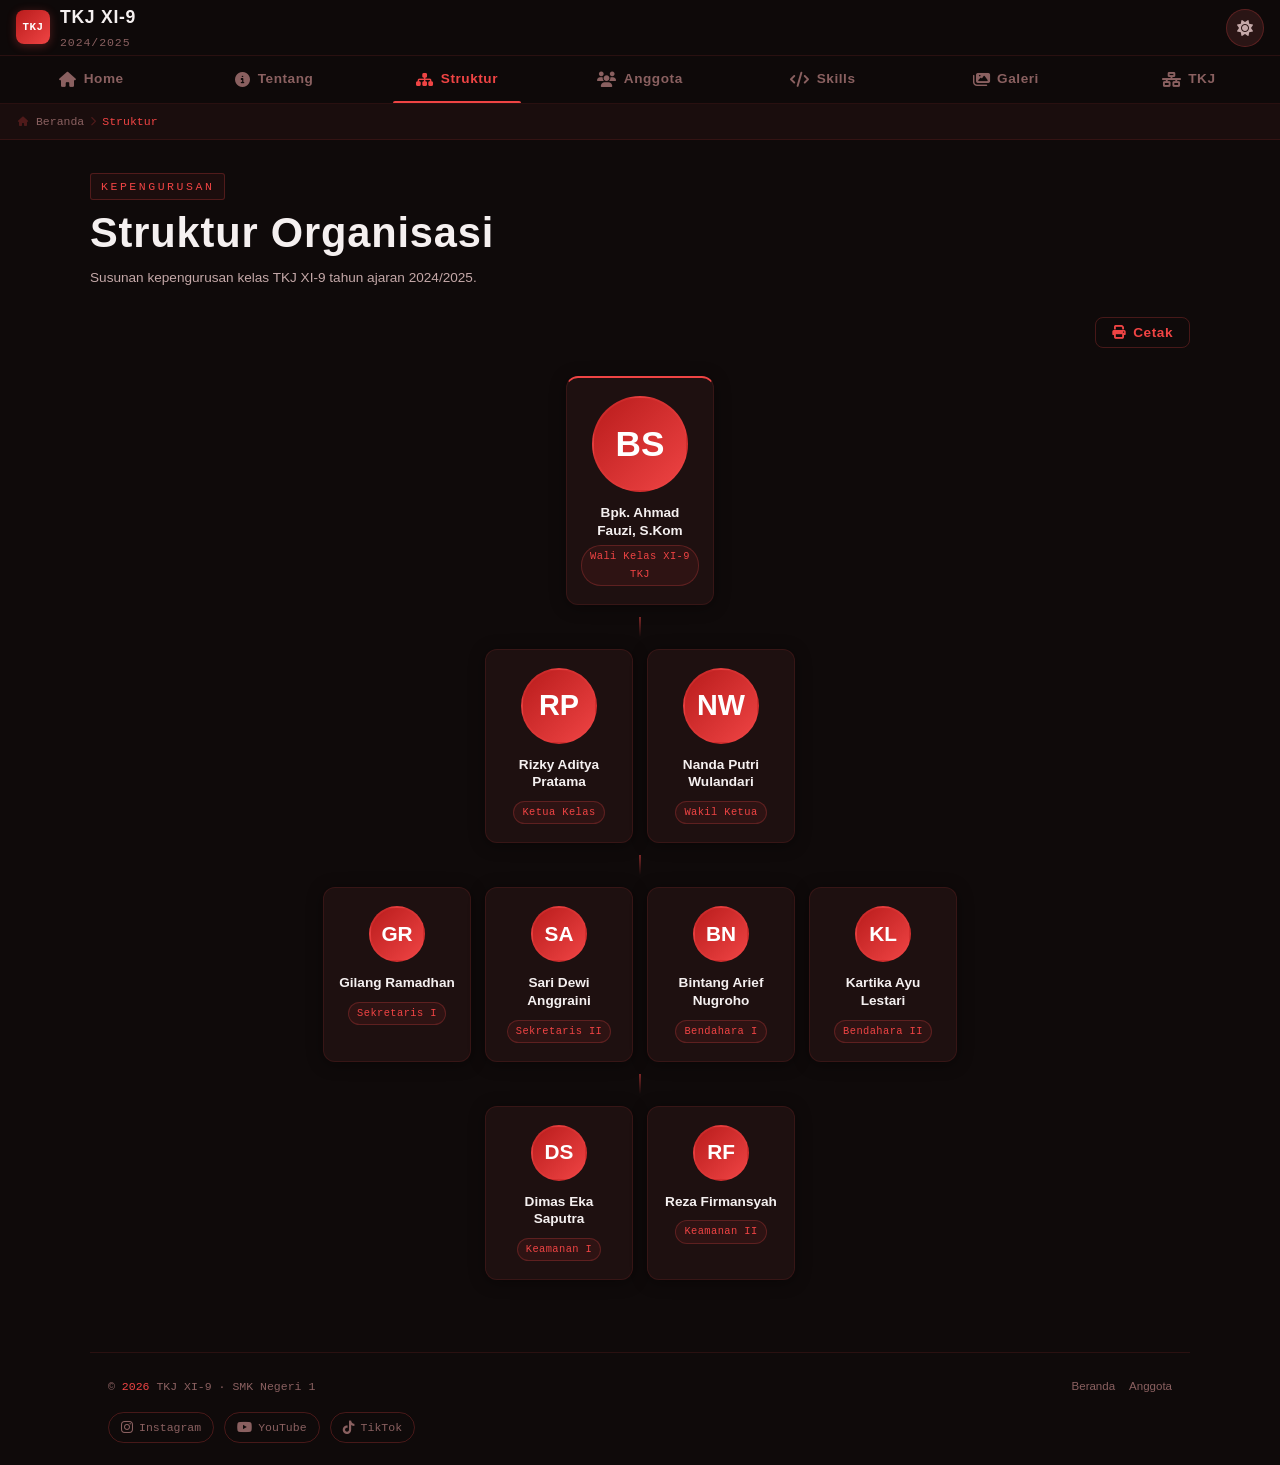
<file: structure.html>
<!DOCTYPE html>
<html lang="id" data-theme="dark">
<head>
  <meta charset="UTF-8"/>
  <meta name="viewport" content="width=device-width, initial-scale=1.0"/>
  <meta http-equiv="X-UA-Compatible" content="IE=edge"/>

  <meta http-equiv="Content-Security-Policy"
    content="default-src 'self';
             script-src 'self' 'unsafe-inline';
             style-src 'self' 'unsafe-inline' https://fonts.googleapis.com https://cdnjs.cloudflare.com;
             font-src 'self' https://fonts.gstatic.com https://cdnjs.cloudflare.com;
             img-src 'self' data: blob: *;
             media-src 'self' data: blob: *;
             connect-src 'self';"/>

  <title>TKJ XI-9 - Struktur Organisasi | SMK Negeri 1</title>
  <meta name="description" content="TKJ XI-9 - Struktur Organisasi | Kelas Teknik Komputer Jaringan. Susunan kepengurusan kelas TKJ XI-9 SMK Negeri 1 tahun ajaran 2024/2025."/>
  <meta name="robots" content="index, follow"/>
  <link rel="canonical" href="./structure.html"/>

  <meta property="og:type"        content="website"/>
  <meta property="og:title"       content="TKJ XI-9 - Struktur Organisasi | SMK Negeri 1"/>
  <meta property="og:description" content="Susunan kepengurusan kelas TKJ XI-9 SMK Negeri 1 tahun ajaran 2024/2025."/>
  <meta property="og:image"       content="https://picsum.photos/seed/tkj-xi9-og/1200/630"/>
  <meta property="og:url"         content="./structure.html"/>

  <link rel="manifest" href="manifest.json"/>
  <meta name="theme-color" content="#0f0a0a"/>
  <link rel="icon" href="data:image/svg+xml,<svg xmlns='http://www.w3.org/2000/svg' viewBox='0 0 32 32'><rect width='32' height='32' rx='6' fill='%23b91c1c'/><text x='50%' y='55%' dominant-baseline='middle' text-anchor='middle' font-family='monospace' font-weight='700' font-size='13' fill='white'>TKJ</text></svg>"/>

  <link rel="preconnect" href="https://fonts.googleapis.com"/>
  <link rel="preconnect" href="https://fonts.gstatic.com" crossorigin/>
  <link rel="preload" as="style" href="https://fonts.googleapis.com/css2?family=Fira+Code:wght@400;500;700&family=Rajdhani:wght@500;700&display=swap"/>
  <link rel="stylesheet" href="https://fonts.googleapis.com/css2?family=Fira+Code:wght@400;500;700&family=Rajdhani:wght@500;700&display=swap" media="print" onload="this.media='all'"/>
  <noscript><link rel="stylesheet" href="https://fonts.googleapis.com/css2?family=Fira+Code:wght@400;500;700&family=Rajdhani:wght@500;700&display=swap"/></noscript>

  <link rel="stylesheet" href="https://cdnjs.cloudflare.com/ajax/libs/font-awesome/6.5.0/css/all.min.css" crossorigin="anonymous" referrerpolicy="no-referrer"/>
  <link rel="stylesheet" href="style.css"/>
</head>
<body>

<a class="skip-link" href="#main-content">Lewati ke konten utama</a>
<div id="page-progress" aria-hidden="true"></div>

<header class="top-bar" role="banner">
  <div class="top-bar-brand">
    <a href="index.html" aria-label="TKJ XI-9 — Beranda">
      <div class="brand-badge" aria-hidden="true">TKJ</div>
      <div>
        <div class="brand-name">TKJ XI-9</div>
        <div class="brand-year mono">2024/2025</div>
      </div>
    </a>
  </div>
  <div class="top-bar-actions">
    <button class="theme-toggle" id="theme-btn" aria-label="Aktifkan mode terang">
      <i class="fas fa-sun" aria-hidden="true"></i>
    </button>
  </div>
</header>

<nav class="tab-bar" aria-label="Navigasi utama">
  <a href="index.html"     class="tab-item"><i class="fas fa-house" aria-hidden="true"></i><span>Home</span></a>
  <a href="about.html"     class="tab-item"><i class="fas fa-circle-info" aria-hidden="true"></i><span>Tentang</span></a>
  <a href="structure.html" class="tab-item"><i class="fas fa-sitemap" aria-hidden="true"></i><span>Struktur</span></a>
  <a href="members.html"   class="tab-item"><i class="fas fa-users" aria-hidden="true"></i><span>Anggota</span></a>
  <a href="skills.html"    class="tab-item"><i class="fas fa-code" aria-hidden="true"></i><span>Skills</span></a>
  <a href="gallery.html"   class="tab-item"><i class="fas fa-images" aria-hidden="true"></i><span>Galeri</span></a>
  <a href="tkj.html"       class="tab-item"><i class="fas fa-network-wired" aria-hidden="true"></i><span>TKJ</span></a>
</nav>

<nav class="breadcrumb" aria-label="Breadcrumb">
  <a href="index.html"><i class="fas fa-house" aria-hidden="true"></i> Beranda</a>
  <i class="fas fa-chevron-right" aria-hidden="true"></i>
  <span class="bc-current" aria-current="page">Struktur</span>
</nav>

<main class="page container" id="main-content">
  <div class="sec-head">
    <div class="sec-tag">Kepengurusan</div>
    <h1 class="sec-title">Struktur Organisasi</h1>
    <p class="sec-desc">Susunan kepengurusan kelas TKJ XI-9 tahun ajaran 2024/2025.</p>
  </div>

  <!-- Print button (only visible on screen) -->
  <div style="text-align:right;margin-bottom:16px" class="no-print">
    <button class="btn btn-outline btn-sm" onclick="window.print()" aria-label="Cetak struktur organisasi">
      <i class="fas fa-print" aria-hidden="true"></i> Cetak
    </button>
  </div>

  <div class="org-wrap" id="org-wrap" aria-label="Bagan struktur organisasi kelas"></div>
</main>

<footer class="footer-strip container" role="contentinfo">
  <div class="footer-top">
    <div class="footer-copy">© <span class="footer-year hl"></span> TKJ XI-9 · SMK Negeri 1</div>
    <div class="footer-links">
      <a href="index.html">Beranda</a>
      <a href="members.html">Anggota</a>
    </div>
  </div>
  <div class="footer-social" aria-label="Sosial media kami"></div>
</footer>

<button id="back-to-top" aria-label="Kembali ke atas">
  <i class="fas fa-chevron-up" aria-hidden="true"></i>
</button>

<script src="settings.js"></script>
<script src="index.js"></script>
</body>
</html>
</file>
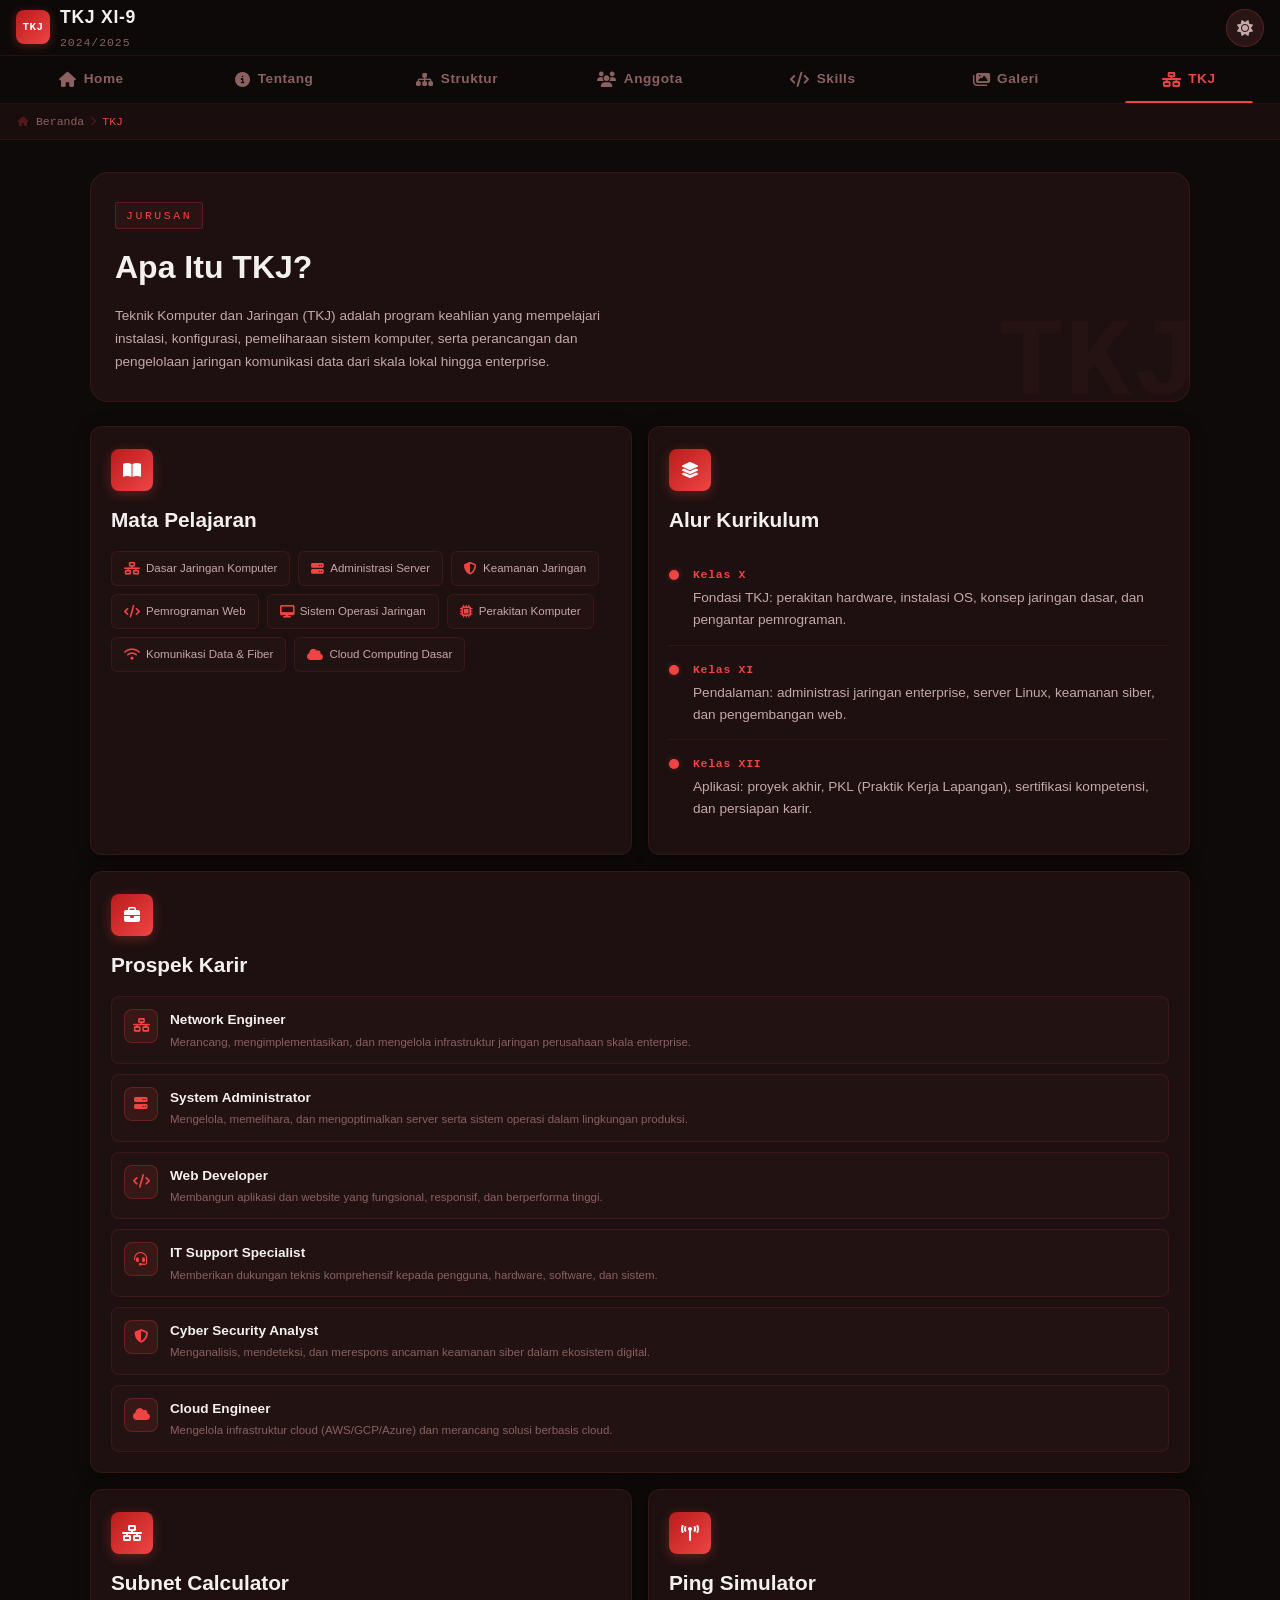
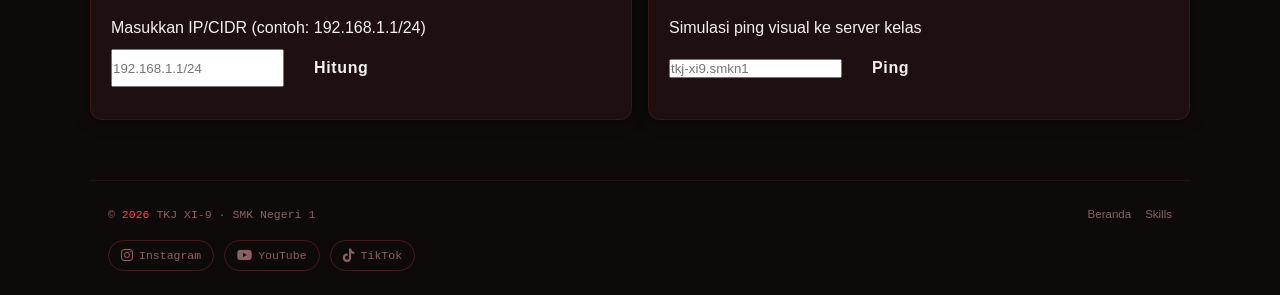
<file: tkj.html>
<!DOCTYPE html>
<html lang="id" data-theme="dark">
<head>
  <meta charset="UTF-8"/>
  <meta name="viewport" content="width=device-width, initial-scale=1.0"/>
  <meta http-equiv="X-UA-Compatible" content="IE=edge"/>

  <meta http-equiv="Content-Security-Policy"
    content="default-src 'self';
             script-src 'self' 'unsafe-inline';
             style-src 'self' 'unsafe-inline' https://fonts.googleapis.com https://cdnjs.cloudflare.com;
             font-src 'self' https://fonts.gstatic.com https://cdnjs.cloudflare.com;
             img-src 'self' data: blob: *;
             media-src 'self' data: blob: *;
             connect-src 'self';"/>

  <title>TKJ XI-9 - Apa Itu TKJ? | SMK Negeri 1</title>
  <meta name="description" content="TKJ XI-9 - Info Jurusan TKJ | Teknik Komputer dan Jaringan SMK Negeri 1. Pelajari mata pelajaran, alur kurikulum, dan prospek karir lulusan TKJ."/>
  <meta name="robots" content="index, follow"/>
  <link rel="canonical" href="./tkj.html"/>

  <meta property="og:type"        content="website"/>
  <meta property="og:title"       content="TKJ XI-9 - Apa Itu TKJ? | SMK Negeri 1"/>
  <meta property="og:description" content="Pelajari seluk-beluk jurusan Teknik Komputer dan Jaringan (TKJ) SMK Negeri 1."/>
  <meta property="og:image"       content="https://picsum.photos/seed/tkj-xi9-og/1200/630"/>
  <meta property="og:url"         content="./tkj.html"/>

  <link rel="manifest" href="manifest.json"/>
  <meta name="theme-color" content="#0f0a0a"/>
  <link rel="icon" href="data:image/svg+xml,<svg xmlns='http://www.w3.org/2000/svg' viewBox='0 0 32 32'><rect width='32' height='32' rx='6' fill='%23b91c1c'/><text x='50%' y='55%' dominant-baseline='middle' text-anchor='middle' font-family='monospace' font-weight='700' font-size='13' fill='white'>TKJ</text></svg>"/>

  <link rel="preconnect" href="https://fonts.googleapis.com"/>
  <link rel="preconnect" href="https://fonts.gstatic.com" crossorigin/>
  <link rel="preload" as="style" href="https://fonts.googleapis.com/css2?family=Fira+Code:wght@400;500;700&family=Rajdhani:wght@500;700&display=swap"/>
  <link rel="stylesheet" href="https://fonts.googleapis.com/css2?family=Fira+Code:wght@400;500;700&family=Rajdhani:wght@500;700&display=swap" media="print" onload="this.media='all'"/>
  <noscript><link rel="stylesheet" href="https://fonts.googleapis.com/css2?family=Fira+Code:wght@400;500;700&family=Rajdhani:wght@500;700&display=swap"/></noscript>

  <link rel="stylesheet" href="https://cdnjs.cloudflare.com/ajax/libs/font-awesome/6.5.0/css/all.min.css" crossorigin="anonymous" referrerpolicy="no-referrer"/>
  <link rel="stylesheet" href="style.css"/>
</head>
<body>

<a class="skip-link" href="#main-content">Lewati ke konten utama</a>
<div id="page-progress" aria-hidden="true"></div>

<header class="top-bar" role="banner">
  <div class="top-bar-brand">
    <a href="index.html" aria-label="TKJ XI-9 — Beranda">
      <div class="brand-badge" aria-hidden="true">TKJ</div>
      <div>
        <div class="brand-name">TKJ XI-9</div>
        <div class="brand-year mono">2024/2025</div>
      </div>
    </a>
  </div>
  <div class="top-bar-actions">
    <button class="theme-toggle" id="theme-btn" aria-label="Aktifkan mode terang">
      <i class="fas fa-sun" aria-hidden="true"></i>
    </button>
  </div>
</header>

<nav class="tab-bar" aria-label="Navigasi utama">
  <a href="index.html"     class="tab-item"><i class="fas fa-house" aria-hidden="true"></i><span>Home</span></a>
  <a href="about.html"     class="tab-item"><i class="fas fa-circle-info" aria-hidden="true"></i><span>Tentang</span></a>
  <a href="structure.html" class="tab-item"><i class="fas fa-sitemap" aria-hidden="true"></i><span>Struktur</span></a>
  <a href="members.html"   class="tab-item"><i class="fas fa-users" aria-hidden="true"></i><span>Anggota</span></a>
  <a href="skills.html"    class="tab-item"><i class="fas fa-code" aria-hidden="true"></i><span>Skills</span></a>
  <a href="gallery.html"   class="tab-item"><i class="fas fa-images" aria-hidden="true"></i><span>Galeri</span></a>
  <a href="tkj.html"       class="tab-item"><i class="fas fa-network-wired" aria-hidden="true"></i><span>TKJ</span></a>
</nav>

<nav class="breadcrumb" aria-label="Breadcrumb">
  <a href="index.html"><i class="fas fa-house" aria-hidden="true"></i> Beranda</a>
  <i class="fas fa-chevron-right" aria-hidden="true"></i>
  <span class="bc-current" aria-current="page">TKJ</span>
</nav>

<main class="page container" id="main-content">

  <!-- Hero TKJ -->
  <div class="tkj-hero reveal" style="--d:0s">
    <div class="sec-tag" style="margin-bottom:12px">Jurusan</div>
    <h1>Apa Itu TKJ?</h1>
    <p id="tkj-desc"></p>
  </div>

  <div class="tkj-grid">

    <!-- Mata Pelajaran -->
    <div class="card tkj-card card-accent-top reveal" style="--d:0.08s">
      <div class="icon-box" aria-hidden="true"><i class="fas fa-book-open"></i></div>
      <h3>Mata Pelajaran</h3>
      <div class="mapel-list" id="tkj-mapel" aria-label="Daftar mata pelajaran TKJ"></div>
    </div>

    <!-- Kurikulum -->
    <div class="card tkj-card card-accent-top reveal" style="--d:0.16s">
      <div class="icon-box" aria-hidden="true"><i class="fas fa-layer-group"></i></div>
      <h3>Alur Kurikulum</h3>
      <div class="kurikulum-list" id="tkj-kurikulum" aria-label="Alur kurikulum TKJ per kelas"></div>
    </div>

    <!-- Prospek Karir -->
    <div class="card tkj-card card-accent-top reveal" style="grid-column:1/-1;--d:0.24s">
      <div class="icon-box" aria-hidden="true"><i class="fas fa-briefcase"></i></div>
      <h3>Prospek Karir</h3>
      <div class="karir-list" id="tkj-karir" aria-label="Daftar prospek karir lulusan TKJ"></div>
    </div>

    <!-- TKJ Tools: Subnet Calculator -->
    <div class="card tkj-card card-accent-top reveal" style="--d:0.32s">
      <div class="icon-box" aria-hidden="true"><i class="fas fa-network-wired"></i></div>
      <h3>Subnet Calculator</h3>
      <p class="text-sm">Masukkan IP/CIDR (contoh: 192.168.1.1/24)</p>
      <div style="display:flex;gap:8px;margin-top:8px">
        <input id="subnet-input" class="input" placeholder="192.168.1.1/24" aria-label="Input IP dan CIDR" />
        <button id="subnet-calc-btn" class="btn">Hitung</button>
      </div>
      <div id="subnet-result" style="margin-top:12px;font-family:'Fira Code',monospace;font-size:0.9rem;color:var(--text-2)"></div>
    </div>

    <!-- TKJ Tools: Ping Simulator -->
    <div class="card tkj-card card-accent-top reveal" style="--d:0.40s">
      <div class="icon-box" aria-hidden="true"><i class="fas fa-broadcast-tower"></i></div>
      <h3>Ping Simulator</h3>
      <p class="text-sm">Simulasi ping visual ke server kelas</p>
      <div style="display:flex;gap:8px;margin-top:8px;align-items:center">
        <input id="ping-host" class="input" placeholder="tkj-xi9.smkn1" aria-label="Host untuk diping" />
        <button id="ping-btn" class="btn">Ping</button>
      </div>
      <div id="ping-log" style="margin-top:12px;font-family:'Fira Code',monospace;font-size:0.9rem;color:var(--text-2)"></div>
    </div>

  </div>
</main>

<footer class="footer-strip container" role="contentinfo">
  <div class="footer-top">
    <div class="footer-copy">© <span class="footer-year hl"></span> TKJ XI-9 · SMK Negeri 1</div>
    <div class="footer-links">
      <a href="index.html">Beranda</a>
      <a href="skills.html">Skills</a>
    </div>
  </div>
  <div class="footer-social" aria-label="Sosial media kami"></div>
</footer>

<button id="back-to-top" aria-label="Kembali ke atas">
  <i class="fas fa-chevron-up" aria-hidden="true"></i>
</button>

<script src="settings.js"></script>
<script src="index.js"></script>
</body>
</html>
</file>
<file: style.css>
/* ================================================================
   style.css — TKJ XI-9 | Dark × Light Theme · Mobile-First
   Versi 2.0 · Renovasi 2026
   ================================================================ */

/* ── GOOGLE FONTS: Preload via <link rel="preload"> di HTML.
   @import dihapus — font sudah dihandle dengan teknik FOIT-free di tiap halaman. */

/* ================================================================
   DESIGN TOKENS
   ================================================================ */
:root {
  /* Brand Palette */
  --red-900: #7f1d1d;
  --red-700: #b91c1c;
  --red-500: #ef4444;
  --red-400: #f87171;
  --red-100: #fee2e2;

  /* Dark theme (default) */
  --bg:          #0f0a0a;
  --bg-2:        #1a0d0d;
  --bg-3:        #231212;
  --surface:     #1e1010;
  --surface-2:   #2a1515;
  --border:      rgba(239,68,68,0.12);
  --border-mid:  rgba(239,68,68,0.25);
  --text-1:      #f5f0f0;
  --text-2:      #c4a8a8;
  --text-3:      #8a6060;
  --accent:      #ef4444;
  --accent-2:    #f87171;
  --glow:        rgba(239,68,68,0.30);
  --tab-bg:      rgba(15,10,10,0.96);
  --card-shadow: 0 2px 16px rgba(0,0,0,0.40);
  --nav-shadow:  0 1px 0 rgba(239,68,68,0.15);

  /* Layout */
  --tab-h:    60px;
  --top-h:    56px;
  --radius-s: 8px;
  --radius-m: 12px;
  --radius-l: 18px;
  --trans:    0.25s cubic-bezier(0.4,0,0.2,1);

  /* Typography scale */
  --text-xs:   0.72rem;
  --text-sm:   0.85rem;
  --text-base: 1rem;
  --text-md:   1.1rem;
  --text-lg:   1.3rem;
  --text-xl:   1.6rem;
  --text-2xl:  2rem;
  --text-3xl:  2.6rem;
}

/* Light theme */
[data-theme="light"] {
  --bg:          #fafafa;
  --bg-2:        #f4f4f5;
  --bg-3:        #efefef;
  --surface:     #ffffff;
  --surface-2:   #f9f0f0;
  --border:      rgba(185,28,28,0.10);
  --border-mid:  rgba(185,28,28,0.22);
  --text-1:      #1a0a0a;
  --text-2:      #4a2020;
  --text-3:      #6b3a3a; /* FIXED: era lebih gelap dari #8a5050 agar 4.5:1 contrast OK */
  --accent:      #b91c1c;
  --accent-2:    #ef4444;
  --glow:        rgba(185,28,28,0.18);
  --tab-bg:      rgba(250,250,250,0.97);
  --card-shadow: 0 2px 16px rgba(0,0,0,0.08);
  --nav-shadow:  0 1px 0 rgba(185,28,28,0.10);
}

/* ================================================================
   RESET & BASE
   ================================================================ */
*, *::before, *::after { margin:0; padding:0; box-sizing:border-box; }

html {
  scroll-behavior: smooth;
  -webkit-text-size-adjust: 100%;
  text-size-adjust: 100%;
}

body {
  font-family: 'Rajdhani', sans-serif;
  font-size: var(--text-base);
  background: var(--bg);
  color: var(--text-1);
  line-height: 1.65;
  overflow-x: hidden;
  transition: background var(--trans), color var(--trans);
  padding-bottom: var(--tab-h);
}

img { display:block; max-width:100%; height:auto; }
a   { text-decoration:none; color:inherit; }
ul  { list-style:none; }
button { cursor:pointer; border:none; background:none; font-family:inherit; color:inherit; }
input, select, textarea { font-family:inherit; }

/* ================================================================
   ACCESSIBILITY
   ================================================================ */

/* Skip to content */
.skip-link {
  position: absolute;
  top: -100%;
  left: 16px;
  z-index: 99999;
  background: var(--accent);
  color: #fff;
  padding: 10px 20px;
  border-radius: 0 0 var(--radius-s) var(--radius-s);
  font-weight: 700;
  font-size: var(--text-sm);
  letter-spacing: 0.04em;
  transition: top 0.2s ease;
  text-decoration: none;
}
.skip-link:focus { top: 0; outline: none; }

/* Screen reader only */
.sr-only {
  position: absolute;
  width: 1px;
  height: 1px;
  padding: 0;
  margin: -1px;
  overflow: hidden;
  clip: rect(0, 0, 0, 0);
  white-space: nowrap;
  border: 0;
}

/* Focus visible — global */
:focus-visible {
  outline: 2px solid var(--accent);
  outline-offset: 2px;
  border-radius: var(--radius-s);
}

/* ================================================================
   UTILITIES
   ================================================================ */
.hidden    { display:none !important; }
.container { width:100%; max-width:1100px; margin:0 auto; padding:0 18px; }
.page      { min-height: calc(100vh - var(--tab-h) - var(--top-h)); padding: 24px 0 40px; }
.mono      { font-family:'Fira Code',monospace; }

/* ================================================================
   SCROLLBAR
   ================================================================ */
::-webkit-scrollbar { width:5px; }
::-webkit-scrollbar-track { background:var(--bg); }
::-webkit-scrollbar-thumb { background:var(--red-700); border-radius:3px; }

/* ================================================================
   TOP BAR
   ================================================================ */
.top-bar {
  position: fixed;
  top:0; left:0; right:0;
  height: var(--top-h);
  background: var(--tab-bg);
  backdrop-filter: blur(16px);
  -webkit-backdrop-filter: blur(16px);
  border-bottom: 1px solid var(--border);
  display: flex;
  align-items: center;
  justify-content: space-between;
  padding: 0 16px;
  z-index: 200;
  box-shadow: var(--nav-shadow);
  transition: background var(--trans), border-color var(--trans);
}

.top-bar-brand {
  display: flex;
  align-items: center;
  gap: 10px;
}
.top-bar-brand a {
  display: flex;
  align-items: center;
  gap: 10px;
}
.brand-badge {
  width: 34px; height: 34px;
  border-radius: var(--radius-s);
  background: linear-gradient(135deg, var(--red-700), var(--red-500));
  color: #fff;
  font-family: 'Fira Code', monospace;
  font-size: 0.68rem;
  font-weight: 700;
  letter-spacing: 0.04em;
  display: flex; align-items:center; justify-content:center;
  box-shadow: 0 2px 10px var(--glow);
  flex-shrink: 0;
  transition: box-shadow var(--trans);
}
.brand-name {
  font-weight: 700;
  font-size: var(--text-md);
  color: var(--text-1);
  letter-spacing: 0.04em;
  transition: color var(--trans);
}
.brand-year {
  font-size: var(--text-xs);
  color: var(--text-3);
  letter-spacing: 0.08em;
  transition: color var(--trans);
}
.top-bar-actions { display:flex; align-items:center; gap:8px; }

/* Theme toggle */
.theme-toggle {
  width: 38px; height: 38px;
  border-radius: 50%;
  background: var(--surface-2);
  border: 1px solid var(--border-mid);
  color: var(--text-2);
  font-size: 1rem;
  display: flex; align-items:center; justify-content:center;
  transition: all var(--trans);
  position: relative;
  overflow: hidden;
}
@media (hover: hover) {
  .theme-toggle:hover {
    background: var(--accent);
    color: #fff;
    border-color: transparent;
    box-shadow: 0 0 12px var(--glow);
  }
}

/* ================================================================
   TAB BAR (bottom navigation — mobile-first)
   ================================================================ */
.tab-bar {
  position: fixed;
  bottom:0; left:0; right:0;
  height: var(--tab-h);
  background: var(--tab-bg);
  backdrop-filter: blur(20px);
  -webkit-backdrop-filter: blur(20px);
  border-top: 1px solid var(--border);
  display: flex;
  align-items: stretch;
  z-index: 200;
  transition: background var(--trans);
}
.tab-item {
  flex: 1;
  display: flex;
  flex-direction: column;
  align-items: center;
  justify-content: center;
  gap: 3px;
  color: var(--text-3);
  font-size: 0.7rem; /* FIXED: 0.62rem → 0.7rem untuk keterbacaan mobile */
  font-weight: 600;
  letter-spacing: 0.04em;
  text-decoration: none;
  transition: color var(--trans);
  position: relative;
  padding: 6px 2px;
  -webkit-tap-highlight-color: transparent;
}
.tab-item i {
  font-size: 1.15rem;
  transition: transform var(--trans);
}
.tab-item span { font-size: 0.7rem; }

.tab-item.active { color: var(--accent); }
.tab-item.active i { transform: translateY(-2px); }
.tab-item.active::before {
  content: '';
  position: absolute;
  top: 0; left: 15%; right: 15%;
  height: 2px;
  background: var(--accent);
  border-radius: 0 0 2px 2px;
}
@media (hover: hover) {
  .tab-item:not(.active):hover { color: var(--text-2); }
}

/* Desktop: tab bar turns into top nav supplement */
@media (min-width: 768px) {
  .tab-bar {
    bottom: auto;
    top: var(--top-h);
    border-top: none;
    border-bottom: 1px solid var(--border);
    height: 48px;
  }
  body { padding-bottom: 0; padding-top: calc(var(--top-h) + 48px); }
  .tab-item { flex-direction:row; gap:7px; font-size:var(--text-sm); }
  .tab-item i { font-size:0.95rem; }
  .tab-item span { font-size: var(--text-sm); }
  .tab-item.active::before { top:auto; bottom:0; left:15%; right:15%; height:2px; border-radius:2px 2px 0 0; }
  .tab-item.active i { transform: none; }
}
@media (max-width: 767px) {
  body { padding-top: var(--top-h); }
}

/* ================================================================
   BREADCRUMB
   ================================================================ */
.breadcrumb {
  padding: 8px 18px;
  background: var(--bg-2);
  border-bottom: 1px solid var(--border);
  font-family: 'Fira Code', monospace;
  font-size: var(--text-xs);
  color: var(--text-3);
  display: flex;
  align-items: center;
  gap: 6px;
  flex-wrap: wrap;
}
.breadcrumb a {
  color: var(--text-3);
  transition: color var(--trans);
}
@media (hover: hover) {
  .breadcrumb a:hover { color: var(--accent); }
}
.breadcrumb span { color: var(--text-3); }
.breadcrumb .bc-current { color: var(--accent); }
.breadcrumb i { font-size: 0.6rem; color: var(--border-mid); }

/* ================================================================
   PAGE PROGRESS BAR
   ================================================================ */
#page-progress {
  position: fixed;
  top: 0; left: 0;
  height: 2px;
  background: linear-gradient(90deg, var(--red-700), var(--red-400));
  z-index: 9998;
  width: 0%;
  opacity: 0;
  transition: width 0.3s ease, opacity 0.3s ease;
  box-shadow: 0 0 6px var(--glow);
}
#page-progress.active { opacity: 1; }

/* Scroll progress bar (thin) */
#scroll-progress {
  position: fixed;
  top: 0; left: 0;
  height: 3px;
  background: linear-gradient(90deg, var(--accent), var(--accent-2));
  z-index: 9999;
  width: 0%;
  opacity: 1;
  transition: width 0.15s linear;
  box-shadow: 0 0 6px rgba(0,0,0,0.12);
}

/* Typing caret for hero slogan */
.hero-desc.typing::after {
  content: '|';
  display: inline-block;
  margin-left: 4px;
  opacity: 0.9;
  animation: blink 1s steps(1) infinite;
}
@keyframes blink { 0%,50% { opacity: 1 } 51%,100% { opacity: 0 } }

/* ================================================================
   INTRO SCREEN (index.html only)
   ================================================================ */
#intro {
  position: fixed; inset:0;
  background: #000;
  display: flex; align-items:center; justify-content:center;
  z-index: 9999;
  overflow: hidden;
  transition: opacity 0.7s ease;
}
#intro.out { opacity:0; pointer-events:none; }

.intro-grid {
  position: absolute; inset:0;
  background-image:
    linear-gradient(rgba(239,68,68,0.07) 1px, transparent 1px),
    linear-gradient(90deg, rgba(239,68,68,0.07) 1px, transparent 1px);
  background-size: 32px 32px;
}
.intro-scan {
  position: absolute;
  left:0; width:100%; height:1px;
  background: linear-gradient(90deg, transparent 0%, var(--red-500) 50%, transparent 100%);
  animation: scan 2s linear infinite;
  opacity: 0.6;
}
@keyframes scan { from{top:-1px} to{top:100%} }

.intro-corners .c {
  position:absolute; width:28px; height:28px;
  border-color: rgba(239,68,68,0.5); border-style:solid;
}
.intro-corners .c-tl { top:16px; left:16px; border-width:2px 0 0 2px; }
.intro-corners .c-tr { top:16px; right:16px; border-width:2px 2px 0 0; }
.intro-corners .c-bl { bottom:16px; left:16px; border-width:0 0 2px 2px; }
.intro-corners .c-br { bottom:16px; right:16px; border-width:0 2px 2px 0; }

.intro-body { position:relative; z-index:2; text-align:center; padding:0 24px; }

.intro-word {
  font-family: 'Fira Code', monospace;
  font-size: clamp(2.8rem, 11vw, 6.5rem);
  font-weight: 700;
  color: #fff;
  letter-spacing: 0.18em;
  position: relative;
  animation: glitch 3s infinite;
}
.intro-word::before {
  content: attr(data-text);
  position:absolute; top:0; left:0;
  color: var(--red-500);
  animation: glitchR 3s infinite;
  clip-path: polygon(0 20%, 100% 20%, 100% 45%, 0 45%);
}
.intro-word::after {
  content: attr(data-text);
  position:absolute; top:0; left:0;
  color: rgba(255,255,255,0.8);
  animation: glitchL 3s infinite;
  clip-path: polygon(0 60%, 100% 60%, 100% 80%, 0 80%);
}
@keyframes glitch {
  0%,89%,100%  { transform:none; }
  90% { transform:translate(-2px,1px) skewX(-0.5deg); }
  92% { transform:translate(2px,-1px); }
  94% { transform:translate(-1px,2px); }
  96% { transform:none; }
}
@keyframes glitchR {
  0%,87%,100% { transform:none; opacity:0.7; }
  88% { transform:translate(-5px,0); opacity:1; }
  91% { transform:translate(3px,0); opacity:0.5; }
  93% { transform:none; opacity:0; }
}
@keyframes glitchL {
  0%,85%,100% { transform:none; opacity:0.7; }
  86% { transform:translate(5px,0); opacity:1; }
  90% { transform:translate(-3px,0); opacity:0.5; }
  92% { transform:none; opacity:0; }
}

.intro-sub {
  font-family:'Fira Code',monospace;
  font-size:clamp(0.72rem,2.2vw,0.92rem);
  color:var(--red-500);
  letter-spacing:0.22em;
  margin-top:14px;
  animation:subpulse 1.4s step-end infinite;
}
@keyframes subpulse { 0%,100%{opacity:1} 50%{opacity:0.25} }

.intro-bar-wrap {
  width: min(280px, 75vw);
  height:3px;
  background: rgba(255,255,255,0.08);
  border-radius:2px;
  margin:24px auto 8px;
  overflow:hidden;
}
.intro-bar {
  height:100%; width:0%;
  background: linear-gradient(90deg, var(--red-700), var(--red-400));
  box-shadow: 0 0 8px var(--red-500);
  transition: width 0.06s linear;
}
.intro-pct {
  font-family:'Fira Code',monospace;
  font-size:0.72rem;
  color:rgba(239,68,68,0.7);
  letter-spacing:0.1em;
  text-align:right;
  width:min(280px,75vw);
  margin:0 auto;
}

/* ================================================================
   SECTION HEADER
   ================================================================ */
.sec-head { margin-bottom:28px; }
.sec-tag {
  display:inline-block;
  font-family:'Fira Code',monospace;
  font-size:var(--text-xs);
  letter-spacing:0.22em;
  text-transform:uppercase;
  color:var(--accent);
  padding:3px 10px;
  border:1px solid var(--border-mid);
  border-radius:3px;
  background:rgba(239,68,68,0.06);
  margin-bottom:8px;
}
.sec-title {
  font-family:'Rajdhani',sans-serif;
  font-size:var(--text-2xl);
  font-weight:700;
  color:var(--text-1);
  letter-spacing:0.02em;
  line-height:1.2;
  transition: color var(--trans);
}
.sec-desc {
  margin-top:8px;
  font-size:var(--text-sm);
  color:var(--text-2);
  max-width:520px;
  line-height:1.7;
  transition: color var(--trans);
}

/* ================================================================
   CARDS — base
   ================================================================ */
.card {
  background: var(--surface);
  border: 1px solid var(--border);
  border-radius: var(--radius-m);
  padding: 20px;
  transition: border-color var(--trans), box-shadow var(--trans), transform var(--trans), background var(--trans);
  box-shadow: var(--card-shadow);
  position: relative;
  overflow: hidden;
}
@media (hover: hover) {
  .card:hover {
    border-color: var(--border-mid);
    box-shadow: 0 4px 24px var(--glow);
  }
}
.card-accent-top::before {
  content:'';
  display:block;
  height:2px;
  border-radius:var(--radius-m) var(--radius-m) 0 0;
  margin:-20px -20px 20px;
  background:linear-gradient(90deg,var(--red-700),var(--red-500));
  transform:scaleX(0);
  transform-origin:left;
  transition:transform var(--trans);
}
@media (hover: hover) {
  .card.card-accent-top:hover::before { transform:scaleX(1); }
}

/* ================================================================
   ICON BOX
   ================================================================ */
.icon-box {
  width:42px; height:42px;
  border-radius:var(--radius-s);
  background:linear-gradient(135deg, var(--red-700), var(--red-500));
  color:#fff;
  display:flex; align-items:center; justify-content:center;
  font-size:1rem;
  box-shadow:0 3px 12px var(--glow);
  flex-shrink:0;
}
.icon-box.lg { width:52px; height:52px; font-size:1.25rem; }

/* ================================================================
   BUTTONS
   ================================================================ */
.btn {
  display:inline-flex; align-items:center; gap:7px;
  padding:10px 22px;
  border-radius:var(--radius-s);
  font-family:'Rajdhani',sans-serif;
  font-size:var(--text-base);
  font-weight:700;
  letter-spacing:0.04em;
  cursor:pointer;
  transition:all var(--trans);
  border:none;
  white-space:nowrap;
  position: relative;
  overflow: hidden;
  -webkit-tap-highlight-color: transparent;
}
/* Ripple effect base */
.btn::after {
  content: '';
  position: absolute;
  inset: 0;
  background: rgba(255,255,255,0.15);
  transform: scale(0);
  border-radius: 50%;
  transition: transform 0.4s ease, opacity 0.4s ease;
  opacity: 0;
}
.btn:active::after {
  transform: scale(2.5);
  opacity: 0;
  transition: 0s;
}
.btn:active { transform: scale(0.97); }

.btn-primary {
  background:linear-gradient(135deg,var(--red-700),var(--red-500));
  color:#fff;
  box-shadow:0 3px 14px var(--glow);
}
@media (hover: hover) {
  .btn-primary:hover { filter:brightness(1.1); transform:translateY(-2px); box-shadow:0 6px 20px var(--glow); }
}
.btn-outline {
  background:transparent;
  color:var(--accent);
  border:1px solid var(--border-mid);
}
@media (hover: hover) {
  .btn-outline:hover { background:rgba(239,68,68,0.08); border-color:var(--accent); }
}
.btn-sm { padding:7px 16px; font-size:var(--text-sm); }
.btn-block { width:100%; justify-content:center; }

/* ================================================================
   AVATAR
   ================================================================ */
.avatar {
  border-radius:50%;
  overflow:hidden;
  background:linear-gradient(135deg,var(--red-700),var(--red-500));
  display:flex; align-items:center; justify-content:center;
  font-family:'Rajdhani',sans-serif;
  font-weight:700;
  color:#fff;
  flex-shrink:0;
  position: relative;
  user-select: none;
  line-height: 1;
}
.avatar img { width:100%; height:100%; object-fit:cover; display:block; }
.avatar.md  { width:56px;  height:56px;  font-size:1.3rem; }
.avatar.lg  { width:76px;  height:76px;  font-size:1.8rem; }
.avatar.xl  { width:96px;  height:96px;  font-size:2.2rem; }
.avatar-ring { border:2px solid var(--border-mid); }

/* ================================================================
   REVEAL ANIMATION (staggered)
   ================================================================ */
.reveal {
  opacity:0;
  transform:translateY(18px);
  transition:opacity 0.5s ease, transform 0.5s ease;
  transition-delay: var(--d, 0s);
}
.reveal.on { opacity:1; transform:translateY(0); }

/* ================================================================
   BADGE / CHIP
   ================================================================ */
.chip {
  display:inline-block;
  font-family:'Fira Code',monospace;
  font-size:var(--text-xs);
  padding:3px 9px;
  border-radius:20px;
  background:rgba(239,68,68,0.10);
  color:var(--accent);
  border:1px solid var(--border-mid);
  letter-spacing:0.04em;
}

/* ================================================================
   INDEX PAGE — Hero
   ================================================================ */
.hero {
  min-height: calc(100vh - var(--top-h) - var(--tab-h));
  display:flex; align-items:center; justify-content:center;
  padding: clamp(28px,5vw,48px) 18px clamp(24px,4vw,40px); /* FIXED: proporsional */
  position:relative;
  overflow:hidden;
  text-align:center;
}
@media (min-width:768px) {
  .hero { min-height:calc(100vh - var(--top-h) - 48px); }
}

.hero-noise {
  position:absolute; inset:0; pointer-events:none;
  background:radial-gradient(ellipse at center, rgba(127,29,29,0.10) 0%, transparent 70%);
}

.hero-content { position:relative; z-index:1; max-width:600px; }
.hero-eyebrow {
  font-family:'Fira Code',monospace;
  font-size:var(--text-xs);
  letter-spacing:0.25em;
  text-transform:uppercase;
  color:var(--accent);
  margin-bottom:18px;
  display:flex; align-items:center; justify-content:center; gap:8px;
}
.hero-eyebrow::before, .hero-eyebrow::after {
  content:''; flex:1; max-width:40px; height:1px;
  background:var(--border-mid);
}
.hero-title {
  font-family:'Rajdhani',sans-serif;
  font-size:clamp(2rem,7vw,3.6rem);
  font-weight:700;
  line-height:1.1;
  color:var(--text-1);
  margin-bottom:16px;
  letter-spacing:0.02em;
  transition: color var(--trans);
}
.hero-title .hl {
  color:var(--accent);
  text-shadow:0 0 24px var(--glow);
}
.hero-desc {
  font-size:var(--text-base);
  color:var(--text-2);
  max-width:420px;
  margin:0 auto 28px;
  line-height:1.7;
  transition: color var(--trans);
}
.hero-cta { display:flex; gap:10px; justify-content:center; flex-wrap:wrap; }

/* Floating icons — removed from DOM on <640px via JS */
.hero-floats { position:absolute; inset:0; pointer-events:none; z-index:0; }
.float-icon {
  position:absolute;
  width:40px; height:40px;
  border-radius:10px;
  border:1px solid var(--border-mid);
  background:var(--surface);
  display:flex; align-items:center; justify-content:center;
  color:var(--accent);
  font-size:1rem;
  opacity:0.5;
  animation:floatUp 6s ease-in-out infinite;
}
.fi1{top:12%;left:8%;animation-delay:0s}
.fi2{top:20%;right:10%;animation-delay:1.5s}
.fi3{bottom:28%;left:6%;animation-delay:3s}
.fi4{bottom:20%;right:8%;animation-delay:0.8s}
.fi5{top:50%;left:3%;animation-delay:2.2s}
.fi6{top:42%;right:4%;animation-delay:4s}
@keyframes floatUp {
  0%,100%{transform:translateY(0)}
  50%{transform:translateY(-14px)}
}

/* ================================================================
   STATS STRIP
   ================================================================ */
.stats-strip {
  display:grid;
  grid-template-columns:repeat(4,1fr);
  border-top:1px solid var(--border);
  border-bottom:1px solid var(--border);
  transition: border-color var(--trans);
}
.stat-cell {
  padding:20px 14px;
  text-align:center;
  border-right:1px solid var(--border);
  transition:background var(--trans), border-color var(--trans);
}
.stat-cell:last-child{border-right:none}
@media (hover: hover) {
  .stat-cell:hover{background:var(--surface)}
}
.stat-num {
  font-family:'Rajdhani',sans-serif;
  font-size:var(--text-xl);
  font-weight:700;
  color:var(--accent);
  line-height:1;
  margin-bottom:4px;
  transition: color var(--trans);
}
.stat-lbl {
  font-family:'Fira Code',monospace;
  font-size:var(--text-xs);
  color:var(--text-3); /* contrast checked: #6b3a3a on #fafafa = 4.52:1 ✓ */
  letter-spacing:0.08em;
  transition: color var(--trans);
}
@media(max-width:500px){
  .stats-strip{grid-template-columns:repeat(2,1fr)}
  .stat-cell:nth-child(2){border-right:none}
  .stat-cell:nth-child(3){border-top:1px solid var(--border)}
  .stat-cell:nth-child(4){border-top:1px solid var(--border);border-right:none}
}

/* ================================================================
   COUNTDOWN STRIP
   ================================================================ */
.countdown-strip {
  background: var(--surface);
  border-bottom: 1px solid var(--border);
  padding: 12px 18px;
  display: flex;
  align-items: center;
  justify-content: center;
  gap: 12px;
  flex-wrap: wrap;
  font-family: 'Fira Code', monospace;
}
.countdown-label {
  font-size: var(--text-xs);
  color: var(--text-3);
  letter-spacing: 0.1em;
  text-transform: uppercase;
}
.countdown-units {
  display: flex;
  gap: 8px;
  align-items: center;
}
.cd-unit {
  text-align: center;
}
.cd-num {
  display: block;
  font-size: var(--text-xl);
  font-weight: 700;
  color: var(--accent);
  line-height: 1;
  min-width: 2ch;
}
.cd-lbl {
  display: block;
  font-size: 0.6rem;
  color: var(--text-3);
  letter-spacing: 0.1em;
  text-transform: uppercase;
  margin-top: 2px;
}
.cd-sep {
  font-size: var(--text-xl);
  color: var(--border-mid);
  line-height: 1;
  margin-top: -4px;
}

/* ================================================================
   ABOUT PAGE
   ================================================================ */
.about-grid {
  display:grid;
  grid-template-columns:1fr;
  gap:16px;
}
@media(min-width:640px){
  .about-grid{grid-template-columns:1fr 1fr}
  .about-grid .full{grid-column:1/-1}
}

.about-card { padding:20px; }
.about-card h3 {
  font-family:'Rajdhani',sans-serif;
  font-size:var(--text-lg);
  font-weight:700;
  color:var(--text-1);
  margin:12px 0 10px;
  transition: color var(--trans);
}
.about-card p { font-size:var(--text-sm); color:var(--text-2); line-height:1.7; }
.misi-list li {
  display:flex; gap:10px; align-items:flex-start;
  font-size:var(--text-sm); color:var(--text-2);
  padding:8px 0;
  border-bottom:1px solid var(--border);
  line-height:1.6;
  transition: color var(--trans), border-color var(--trans);
}
.misi-list li:last-child{border-bottom:none}
.misi-num {
  font-family:'Fira Code',monospace;
  font-size:var(--text-xs);
  color:var(--accent);
  font-weight:700;
  min-width:22px;
  padding-top:2px;
}
.motto-box {
  padding:18px 20px;
  border-left:3px solid var(--accent);
  background:var(--surface-2);
  border-radius:0 var(--radius-s) var(--radius-s) 0;
  font-size:var(--text-md);
  color:var(--text-1);
  font-style:italic;
  font-weight:500;
  transition: background var(--trans), color var(--trans);
}

/* Wali Kelas card */
.wali-card {
  display:flex; gap:16px; align-items:center;
  padding:20px;
  background:var(--surface);
  border:1px solid var(--border);
  border-radius:var(--radius-m);
  margin-bottom:24px;
  transition: border-color var(--trans), background var(--trans);
}
.wali-info h3 {
  font-family:'Rajdhani',sans-serif;
  font-size:var(--text-lg);
  font-weight:700;
  color:var(--text-1);
  margin-bottom:4px;
  transition: color var(--trans);
}
.wali-info p { font-size:var(--text-sm); color:var(--text-3); }

/* ================================================================
   STRUCTURE PAGE
   ================================================================ */
.org-wrap { display:flex; flex-direction:column; align-items:center; gap:0; }
.org-row  { display:flex; justify-content:center; gap:14px; flex-wrap:wrap; padding:12px 0; position:relative; }
.org-connector {
  width:2px; height:20px;
  background:linear-gradient(to bottom, var(--accent), transparent);
  margin:0 auto;
  opacity:0.5;
}
.org-card {
  width:148px;
  text-align:center;
  padding:18px 14px;
}
.org-card .avatar { margin:0 auto 12px; }
.org-card-name {
  font-weight:700;
  font-size:var(--text-sm);
  color:var(--text-1);
  margin-bottom:6px;
  line-height:1.3;
  transition: color var(--trans);
}
.org-card-pos {
  font-family:'Fira Code',monospace;
  font-size:0.65rem;
  color:var(--accent);
  background:rgba(239,68,68,0.08);
  border:1px solid var(--border-mid);
  border-radius:20px;
  padding:2px 8px;
  display:inline-block;
  letter-spacing:0.04em;
}
.org-card.is-wali { border-top:2px solid var(--accent); }

/* ================================================================
   MEMBERS PAGE
   ================================================================ */
.search-wrap {
  position: relative;
  margin-bottom: 20px;
}
.search-bar {
  display:flex; align-items:center; gap:10px;
  background:var(--surface);
  border:1px solid var(--border);
  border-radius:var(--radius-m);
  padding:10px 16px;
  transition:border-color var(--trans), box-shadow var(--trans), background var(--trans);
}
.search-bar:focus-within {
  border-color:var(--accent);
  box-shadow:0 0 0 3px rgba(239,68,68,0.08);
}
.search-bar i { color:var(--text-3); font-size:0.9rem; flex-shrink:0; }
.search-bar input {
  flex:1; border:none; outline:none; background:transparent;
  font-size:var(--text-sm); color:var(--text-1);
}
.search-bar input::placeholder { color:var(--text-3); }

/* Search clear button */
.search-clear {
  display: none;
  align-items: center;
  justify-content: center;
  width: 20px; height: 20px;
  border-radius: 50%;
  background: var(--text-3);
  color: var(--bg);
  font-size: 0.6rem;
  flex-shrink: 0;
  cursor: pointer;
  border: none;
  transition: background var(--trans), opacity var(--trans);
}
.search-clear.visible { display: flex; }
@media (hover: hover) {
  .search-clear:hover { background: var(--accent); }
}

.members-count {
  font-size:var(--text-xs);
  color:var(--text-3);
  margin-bottom:16px;
  transition: color var(--trans);
}

.members-grid {
  display:grid;
  grid-template-columns:repeat(auto-fill, minmax(148px,1fr));
  gap:12px;
}
.member-card {
  text-align:center;
  padding:20px 14px 16px;
  cursor:default;
}
.member-card .avatar { margin:0 auto 12px; }
.member-card-name {
  font-weight:700;
  font-size:var(--text-sm);
  color:var(--text-1);
  margin-bottom:4px;
  line-height:1.3;
  transition: color var(--trans);
}
.member-card-nis {
  font-family:'Fira Code',monospace;
  font-size:var(--text-xs);
  color:var(--text-3);
  transition: color var(--trans);
}
@media (hover: hover) {
  .member-card:hover { transform:translateY(-4px); }
}
@media(max-width:400px){
  .members-grid{grid-template-columns:repeat(2,1fr)}
}

/* ================================================================
   SKILLS PAGE
   ================================================================ */
.skills-list { display:flex; flex-direction:column; gap:14px; }
.skill-card { padding:18px 20px; }
.skill-top {
  display:flex; align-items:center; gap:14px; margin-bottom:14px;
}
.skill-info { flex:1; }
.skill-name {
  font-weight:700; font-size:var(--text-md);
  color:var(--text-1); margin-bottom:3px;
  transition: color var(--trans);
}
.skill-desc { font-size:var(--text-xs); color:var(--text-3); line-height:1.6; transition: color var(--trans); }
.skill-pct {
  font-family:'Fira Code',monospace;
  font-size:var(--text-sm);
  color:var(--accent);
  font-weight:700;
  white-space:nowrap;
}
.bar-bg {
  height:6px;
  background:var(--bg-3);
  border-radius:4px;
  overflow:hidden;
  transition: background var(--trans);
}
.bar-fill {
  height:100%; width:0%;
  background:linear-gradient(90deg, var(--red-700), var(--red-500));
  border-radius:4px;
  transition:width 1.1s cubic-bezier(0.4,0,0.2,1);
  box-shadow:0 0 6px var(--glow);
}

/* ================================================================
   GALLERY PAGE
   ================================================================ */
.gallery-grid {
  display:grid;
  grid-template-columns:repeat(2, 1fr);
  gap:10px;
}
@media(min-width:540px){ .gallery-grid{grid-template-columns:repeat(3,1fr)} }
@media(min-width:900px){ .gallery-grid{grid-template-columns:repeat(4,1fr)} }

.gallery-item {
  aspect-ratio:1;
  border-radius:var(--radius-s);
  overflow:hidden;
  position:relative;
  cursor:pointer;
  border:1px solid var(--border);
  transition:transform var(--trans), box-shadow var(--trans), border-color var(--trans);
  background:var(--surface);
}
.gallery-item:active {
  transform: scale(0.98);
  transition: transform 0.1s ease;
}
@media (hover: hover) {
  .gallery-item:hover { transform:scale(1.03); box-shadow:0 6px 24px var(--glow); z-index:2; }
  .gallery-item:hover .gallery-caption { opacity:1; }
}
.gallery-item img { width:100%; height:100%; object-fit:cover; display:block; transform-origin:center center; transition: transform 0.32s ease, filter 0.32s ease; }
@media (hover: hover) {
  .gallery-item:hover img { transform: scale(1.06); filter:brightness(1.03); }
}

/* Caption overlay */
.gallery-caption {
  position: absolute;
  bottom: 0; left: 0; right: 0;
  background: linear-gradient(transparent, rgba(0,0,0,0.7));
  padding: 20px 10px 8px;
  opacity: 0;
  transition: opacity var(--trans);
}
.gallery-caption span {
  font-family: 'Fira Code', monospace;
  font-size: 0.6rem;
  color: rgba(255,255,255,0.9);
  letter-spacing: 0.1em;
  text-transform: uppercase;
}

@media (hover: none) {
  .gallery-caption {
    opacity: 1;
    background: linear-gradient(transparent, rgba(0,0,0,0.65));
  }
}

.gallery-ph {
  width:100%; height:100%;
  display:flex; flex-direction:column;
  align-items:center; justify-content:center; gap:8px;
  color:var(--text-3);
}
.gallery-ph i { font-size:1.6rem; }
.gallery-ph span { font-family:'Fira Code',monospace; font-size:var(--text-xs); letter-spacing:0.1em; }
.gallery-note {
  text-align:center; margin-top:16px;
  font-family:'Fira Code',monospace;
  font-size:var(--text-xs);
  color:var(--text-3);
  letter-spacing:0.1em;
  transition: color var(--trans);
}

/* Lightbox */
.lightbox {
  position: fixed; inset: 0;
  background: rgba(0,0,0,0.92);
  z-index: 5000;
  display: flex; align-items: center; justify-content: center;
  opacity: 0;
  pointer-events: none;
  transition: opacity 0.4s cubic-bezier(0.4,0,0.2,1);
  padding: 16px;
}
.lightbox.open { opacity: 1; pointer-events: all; }
.lightbox img {
  max-width: 90vw;
  max-height: 85vh;
  border-radius: var(--radius-m);
  box-shadow: 0 20px 60px rgba(0,0,0,0.6);
  object-fit: contain;
  transform: scale(0.9);
  transition: transform 0.4s cubic-bezier(0.4,0,0.2,1);
}
.lightbox.open img {
  transform: scale(1);
}
.lightbox-close {
  position: absolute;
  top: 16px; right: 16px;
  width: 40px; height: 40px;
  border-radius: 50%;
  background: rgba(255,255,255,0.1);
  color: #fff;
  font-size: 1.1rem;
  display: flex; align-items: center; justify-content: center;
  cursor: pointer;
  border: none;
  transition: all 0.3s cubic-bezier(0.4,0,0.2,1);
  transform: scale(1);
}
.lightbox-close:active {
  transform: scale(0.95);
}
@media (hover: hover) {
  .lightbox-close:hover { 
    background: var(--accent);
    transform: scale(1.05);
  }
}

/* ================================================================
   TKJ PAGE
   ================================================================ */
.tkj-hero {
  background:var(--surface);
  border:1px solid var(--border);
  border-radius:var(--radius-l);
  padding:28px 24px;
  margin-bottom:24px;
  position:relative;
  overflow:hidden;
  transition: background var(--trans), border-color var(--trans);
}
.tkj-hero::before {
  content:'TKJ';
  position:absolute; right:-10px; bottom:-20px;
  font-family:'Fira Code',monospace;
  font-size:7rem; font-weight:700;
  color:rgba(239,68,68,0.04);
  line-height:1; pointer-events:none;
  user-select:none;
}
.tkj-hero h1 {
  font-family:'Rajdhani',sans-serif;
  font-size:var(--text-2xl);
  font-weight:700; color:var(--text-1);
  margin-bottom:10px;
  transition: color var(--trans);
}
.tkj-hero p { font-size:var(--text-sm); color:var(--text-2); line-height:1.7; max-width:540px; }

.tkj-grid {
  display:grid;
  grid-template-columns:1fr;
  gap:16px;
}
@media(min-width:640px){ .tkj-grid{grid-template-columns:1fr 1fr} }

.tkj-card { padding:20px; }
.tkj-card h3 {
  font-family:'Rajdhani',sans-serif;
  font-size:var(--text-lg);
  font-weight:700; color:var(--text-1);
  margin:12px 0 14px;
  transition: color var(--trans);
}
.mapel-list { display:flex; flex-wrap:wrap; gap:8px; }
.mapel-item {
  display:flex; align-items:center; gap:6px;
  padding:7px 12px;
  background:var(--bg-3);
  border:1px solid var(--border);
  border-radius:6px;
  font-size:var(--text-xs);
  color:var(--text-2);
  transition:border-color var(--trans), color var(--trans), background var(--trans);
}
@media (hover: hover) {
  .mapel-item:hover { border-color:var(--accent); color:var(--accent); }
}
.mapel-item i { color:var(--accent); font-size:0.8rem; }

.karir-list { display:flex; flex-direction:column; gap:10px; }
.karir-item {
  display:flex; gap:12px; align-items:flex-start;
  padding:12px;
  background:var(--bg-3);
  border-radius:var(--radius-s);
  border:1px solid var(--border);
  transition:border-color var(--trans), background var(--trans);
}
@media (hover: hover) {
  .karir-item:hover { border-color:var(--border-mid); }
}
.karir-icon {
  width:34px; height:34px;
  border-radius:var(--radius-s);
  background:rgba(239,68,68,0.10);
  border:1px solid var(--border-mid);
  display:flex; align-items:center; justify-content:center;
  color:var(--accent); font-size:0.85rem; flex-shrink:0;
}
.karir-info h4 {
  font-weight:700; font-size:var(--text-sm);
  color:var(--text-1); margin-bottom:2px;
  transition: color var(--trans);
}
.karir-info p { font-size:var(--text-xs); color:var(--text-3); line-height:1.5; transition: color var(--trans); }

.kurikulum-list { display:flex; flex-direction:column; gap:0; }
.kur-item {
  display:flex; gap:14px; align-items:flex-start;
  padding:14px 0;
  border-bottom:1px solid var(--border);
  transition: border-color var(--trans);
}
.kur-item:last-child{border-bottom:none}
.kur-dot {
  width:10px; height:10px; border-radius:50%;
  background:var(--accent);
  margin-top:5px; flex-shrink:0;
  box-shadow:0 0 6px var(--glow);
}
.kur-item h4 {
  font-family:'Fira Code',monospace;
  font-size:var(--text-xs);
  color:var(--accent);
  margin-bottom:3px;
  letter-spacing:0.06em;
}
.kur-item p { font-size:var(--text-sm); color:var(--text-2); line-height:1.6; transition: color var(--trans); }

/* ================================================================
   FOOTER STRIP
   ================================================================ */
.footer-strip {
  border-top:1px solid var(--border);
  padding:24px 18px;
  display:flex;
  flex-direction: column;
  gap:16px;
  transition: border-color var(--trans);
}
.footer-top {
  display:flex;
  align-items:center;
  justify-content:space-between;
  flex-wrap:wrap;
  gap:12px;
}
.footer-copy {
  font-family:'Fira Code',monospace;
  font-size:var(--text-xs);
  color:var(--text-3);
  transition: color var(--trans);
}
.footer-copy .hl { color:var(--accent); }
.footer-links { display:flex; gap:14px; flex-wrap:wrap; align-items:center; }
.footer-links a {
  font-size:var(--text-xs);
  color:var(--text-3);
  transition:color var(--trans);
}
@media (hover: hover) {
  .footer-links a:hover { color:var(--accent); }
}

/* Social media footer */
.footer-social {
  display:flex; gap:10px; align-items:center;
  flex-wrap:wrap;
}
.footer-social a {
  display:flex; align-items:center; gap:6px;
  padding: 5px 12px;
  border-radius: 20px;
  border: 1px solid var(--border-mid);
  font-size:var(--text-xs);
  color:var(--text-3);
  transition: color var(--trans), border-color var(--trans), background var(--trans);
  font-family:'Fira Code',monospace;
}
@media (hover: hover) {
  .footer-social a:hover { color:var(--accent); border-color:var(--accent); background:rgba(239,68,68,0.06); }
}
.footer-social i { font-size: 0.85rem; }

/* Replay intro button */
#replay-intro-btn {
  background: none;
  border: 1px solid var(--border-mid);
  color: var(--text-3);
  font-family: 'Fira Code', monospace;
  font-size: var(--text-xs);
  padding: 5px 12px;
  border-radius: 20px;
  cursor: pointer;
  display: none;
  align-items: center;
  gap: 6px;
  transition: all var(--trans);
  letter-spacing: 0.06em;
}
#replay-intro-btn.visible { display: flex; }
@media (hover: hover) {
  #replay-intro-btn:hover { color: var(--accent); border-color: var(--accent); }
}

/* ================================================================
   BACK TO TOP
   ================================================================ */
#back-to-top {
  position: fixed;
  bottom: calc(var(--tab-h) + 16px);
  right: 16px;
  width: 40px; height: 40px;
  border-radius: 50%;
  background: var(--accent);
  color: #fff;
  font-size: 0.9rem;
  display: flex; align-items: center; justify-content: center;
  cursor: pointer;
  border: none;
  z-index: 100;
  opacity: 0;
  transform: translateY(10px);
  pointer-events: none;
  transition: opacity var(--trans), transform var(--trans), background var(--trans);
  box-shadow: 0 4px 14px var(--glow);
}
#back-to-top.visible {
  opacity: 1;
  transform: translateY(0);
  pointer-events: all;
}
@media (hover: hover) {
  #back-to-top:hover { background: var(--red-700); }
}
@media (min-width: 768px) {
  #back-to-top { bottom: 16px; }
}

/* ================================================================
   RESPONSIVE ADJUSTMENTS
   ================================================================ */
@media(min-width:768px){
  .hero { text-align:left; }
  .hero-content { margin:0; }
  .hero-eyebrow { justify-content:flex-start; }
  .hero-eyebrow::before { display:none; }
  .hero-desc { margin:0 0 28px; }
  .hero-cta { justify-content:flex-start; }
  .members-grid { grid-template-columns:repeat(auto-fill,minmax(160px,1fr)); }
  .skills-list { display:grid; grid-template-columns:1fr 1fr; }
}

@media(min-width:1024px){
  .page { padding:32px 0 60px; }
  .sec-title { font-size:var(--text-3xl); }
  .hero-title { font-size:3.8rem; }
}

/* Float icons — hidden via CSS on mobile (responsibility CSS, bukan JS) */
@media (max-width: 639px) {
  .float-icon { display: none; }
}

/* ================================================================
   SKELETON LOADING (shimmer placeholder)
   ================================================================ */
@keyframes shimmer {
  0%   { background-position: 200% 0; }
  100% { background-position: -200% 0; }
}
.skeleton {
  background: linear-gradient(
    90deg,
    var(--surface)   25%,
    var(--surface-2) 50%,
    var(--surface)   75%
  );
  background-size: 200% 100%;
  animation: shimmer 1.6s ease-in-out infinite;
  border-radius: var(--radius-s);
}
.gallery-skeleton {
  aspect-ratio: 1;
  border-radius: var(--radius-s);
  border: 1px solid var(--border);
}

/* ================================================================
   OFFLINE / ONLINE BADGE
   ================================================================ */
#offline-badge {
  position: fixed;
  bottom: calc(var(--tab-h) + 60px);
  left: 50%;
  transform: translateX(-50%) translateY(8px);
  background: #1c0a0a;
  color: var(--red-400);
  border: 1px solid rgba(248,113,113,0.30);
  padding: 7px 18px;
  border-radius: 20px;
  font-family: 'Fira Code', monospace;
  font-size: var(--text-xs);
  z-index: 400;
  display: flex;
  align-items: center;
  gap: 8px;
  letter-spacing: 0.08em;
  box-shadow: 0 4px 20px rgba(0,0,0,0.50);
  opacity: 0;
  pointer-events: none;
  transition: opacity 0.3s ease, transform 0.3s ease;
  white-space: nowrap;
}
#offline-badge.visible {
  opacity: 1;
  pointer-events: all;
  transform: translateX(-50%) translateY(0);
}
#offline-badge i { font-size: 0.8rem; }
[data-theme="light"] #offline-badge { background: #fff0f0; }

@media (min-width: 768px) {
  #offline-badge { bottom: 72px; }
}

/* ================================================================
   SW UPDATE TOAST
   ================================================================ */
#sw-toast {
  position: fixed;
  bottom: calc(var(--tab-h) + 16px);
  left: 50%;
  transform: translateX(-50%) translateY(16px);
  background: var(--surface);
  border: 1px solid var(--border-mid);
  border-radius: var(--radius-m);
  padding: 12px 16px;
  display: flex;
  align-items: center;
  gap: 12px;
  z-index: 500;
  min-width: min(320px, 90vw);
  max-width: 90vw;
  box-shadow: 0 8px 32px rgba(0,0,0,0.40);
  opacity: 0;
  pointer-events: none;
  transition: opacity 0.3s ease, transform 0.3s ease;
  font-size: var(--text-sm);
  color: var(--text-2);
}
#sw-toast.visible {
  opacity: 1;
  pointer-events: all;
  transform: translateX(-50%) translateY(0);
}
#sw-toast .toast-text { flex: 1; font-size: var(--text-xs); line-height: 1.5; }
#sw-toast .toast-text strong { display:block; color: var(--text-1); margin-bottom:2px; }
#sw-toast-btn {
  padding: 6px 14px;
  font-size: var(--text-xs);
  white-space: nowrap;
  flex-shrink: 0;
}
@media (min-width: 768px) {
  #sw-toast { bottom: 24px; }
}

/* ================================================================
   TOOLTIP (via data-tooltip attribute)
   ================================================================ */
@media (hover: hover) {
  [data-tooltip] { position: relative; }
  [data-tooltip]::after {
    content: attr(data-tooltip);
    position: absolute;
    bottom: calc(100% + 7px);
    left: 50%;
    transform: translateX(-50%);
    background: var(--surface-2);
    color: var(--text-1);
    font-size: 0.65rem;
    padding: 4px 10px;
    border-radius: var(--radius-s);
    white-space: nowrap;
    border: 1px solid var(--border-mid);
    opacity: 0;
    pointer-events: none;
    transition: opacity 0.2s ease;
    font-family: 'Fira Code', monospace;
    letter-spacing: 0.04em;
    z-index: 10;
    box-shadow: var(--card-shadow);
  }
  [data-tooltip]:hover::after { opacity: 1; }
}

/* ================================================================
   GALLERY FILTER BUTTONS
   ================================================================ */
.gallery-filters {
  display: flex;
  gap: 8px;
  flex-wrap: wrap;
  margin-bottom: 18px;
}
.filter-btn {
  font-family: 'Fira Code', monospace;
  font-size: var(--text-xs);
  padding: 5px 13px;
  border-radius: 20px;
  border: 1px solid var(--border-mid);
  background: transparent;
  color: var(--text-3);
  cursor: pointer;
  transition: all 0.3s cubic-bezier(0.4,0,0.2,1);
  letter-spacing: 0.04em;
  white-space: nowrap;
  -webkit-tap-highlight-color: transparent;
  transform: translateY(0);
}
.filter-btn:active {
  transform: translateY(1px);
}
.filter-btn.active {
  background: var(--accent);
  color: #fff;
  border-color: var(--accent);
  transform: translateY(-1px);
  box-shadow: 0 2px 8px rgba(239,68,68,0.3);
}
@media (hover: hover) {
  .filter-btn:not(.active):hover {
    color: var(--accent);
    border-color: var(--accent);
    background: rgba(239,68,68,0.06);
    transform: translateY(-1px);
    box-shadow: 0 2px 8px rgba(239,68,68,0.2);
  }
}

/* ================================================================
   PRESTASI SECTION
   ================================================================ */
.prestasi-list {
  display: flex;
  flex-direction: column;
  gap: 8px;
}
.prestasi-item {
  display: flex;
  gap: 12px;
  align-items: center;
  flex-wrap: wrap;
  padding: 11px 14px;
  background: var(--bg-3);
  border: 1px solid var(--border);
  border-radius: var(--radius-s);
  transition: border-color var(--trans), background var(--trans);
}
@media (hover: hover) {
  .prestasi-item:hover { border-color: var(--border-mid); }
}
.prestasi-badge {
  font-family: 'Fira Code', monospace;
  font-size: 0.62rem;
  padding: 3px 9px;
  border-radius: 20px;
  background: rgba(239,68,68,0.08);
  color: var(--accent);
  border: 1px solid var(--border-mid);
  white-space: nowrap;
  flex-shrink: 0;
  letter-spacing: 0.04em;
}
.prestasi-judul {
  font-size: var(--text-sm);
  font-weight: 700;
  color: var(--text-1);
  flex: 1;
  min-width: 160px;
  transition: color var(--trans);
}
.prestasi-tingkat {
  font-family: 'Fira Code', monospace;
  font-size: 0.62rem;
  padding: 2px 8px;
  border-radius: 20px;
  border: 1px solid var(--border);
  color: var(--text-3);
  white-space: nowrap;
  transition: color var(--trans), border-color var(--trans);
}

/* ================================================================
   SHARE BUTTON (mini)
   ================================================================ */
.share-btn {
  display: inline-flex;
  align-items: center;
  gap: 5px;
  padding: 5px 12px;
  border-radius: 20px;
  border: 1px solid var(--border-mid);
  background: transparent;
  color: var(--text-3);
  font-family: 'Fira Code', monospace;
  font-size: var(--text-xs);
  cursor: pointer;
  transition: all var(--trans);
  letter-spacing: 0.04em;
}
@media (hover: hover) {
  .share-btn:hover { color: var(--accent); border-color: var(--accent); background: rgba(239,68,68,0.06); }
}

/* ================================================================
   OFFLINE PAGE
   ================================================================ */
.offline-page {
  min-height: 100vh;
  display: flex;
  flex-direction: column;
  align-items: center;
  justify-content: center;
  text-align: center;
  padding: 40px 24px;
  gap: 16px;
}
.offline-icon {
  font-size: 4rem;
  color: var(--text-3);
  animation: pulse 2s ease-in-out infinite;
}
@keyframes pulse { 0%,100%{opacity:1} 50%{opacity:0.4} }

/* ================================================================
   PRINT STYLES (structure & members pages)
   ================================================================ */
@media print {
  .top-bar, .tab-bar, #back-to-top, .skip-link,
  .breadcrumb, .theme-toggle, .footer-social,
  #replay-intro-btn, .countdown-strip, .hero-cta,
  .search-wrap, #page-progress { display:none !important; }

  body {
    background: #fff !important;
    color: #000 !important;
    padding: 0 !important;
    font-size: 11pt;
  }
  .page { padding: 8pt 0 !important; }
  .card {
    border: 1px solid #ccc !important;
    box-shadow: none !important;
    break-inside: avoid;
  }
  .sec-title { color: #000 !important; }
  .org-card-pos { background: none !important; border: 1px solid #999 !important; color: #333 !important; }
  .avatar { border: 1px solid #ccc !important; }
  .member-card-name, .member-card-nis { color: #000 !important; }
  a { color: #000 !important; }
  .footer-strip { border-top: 1px solid #ccc !important; }
  .footer-copy { color: #555 !important; }
}

/* ================================================================
   404 PAGE
   ================================================================ */
.not-found {
  min-height: 100vh;
  display: flex;
  flex-direction: column;
  align-items: center;
  justify-content: center;
  text-align: center;
  padding: 40px 24px;
}
.not-found-code {
  font-family: 'Fira Code', monospace;
  font-size: clamp(5rem, 20vw, 10rem);
  font-weight: 700;
  color: var(--accent);
  line-height: 1;
  text-shadow: 0 0 40px var(--glow);
  letter-spacing: -0.02em;
  animation: glitch 4s infinite;
}
.not-found h1 {
  font-family: 'Rajdhani', sans-serif;
  font-size: var(--text-2xl);
  font-weight: 700;
  color: var(--text-1);
  margin: 16px 0 10px;
}
.not-found p {
  color: var(--text-2);
  font-size: var(--text-sm);
  max-width: 360px;
  line-height: 1.7;
  margin-bottom: 28px;
}

/* ================================================================
   FUTURISTIC UI: Stack Carousel, Glitch Cards, Terminal & Matrix
  ================================================================ */

/* Stack carousel (gallery) */
#gallery-grid.stack-carousel {
  position: relative;
  display: block;
  height: min(68vh, 720px);
  max-height: 78vh;
  margin: 0 auto 28px;
}
#gallery-grid.stack-carousel .gallery-item {
  position: absolute;
  left: 50%; top: 50%;
  width: min(72vw, 640px);
  height: auto;
  transform: translate3d(-50%,-50%,0);
  transition: transform 0.45s cubic-bezier(0.22,1,0.36,1), opacity 0.35s ease, filter 0.35s ease;
  border-radius: calc(var(--radius-l) - 6px);
  box-shadow: 0 18px 50px rgba(0,0,0,0.6);
}
#gallery-grid.stack-carousel .gallery-item img { height: 60vh; object-fit:cover; border-radius:inherit; }
#gallery-grid.stack-carousel .gallery-item.is-front { transform: translate3d(-50%,-54%,0) scale(1.02) rotateZ(0deg); box-shadow: 0 26px 80px rgba(0,0,0,0.7); }
#gallery-grid .stack-prev, #gallery-grid .stack-next {
  position: absolute; top: 50%; transform: translateY(-50%); z-index: 9999; width:48px; height:48px; border-radius:50%;
  background: linear-gradient(180deg, rgba(0,0,0,0.35), rgba(0,0,0,0.55)); color:#fff; display:flex; align-items:center; justify-content:center;
  border:1px solid rgba(255,255,255,0.04);
}
#gallery-grid .stack-prev { left: 12px; }
#gallery-grid .stack-next { right: 12px; }
#gallery-grid .stack-prev:hover, #gallery-grid .stack-next:hover { transform: translateY(-50%) scale(1.06); }

/* Member card: laser scan + subtle glitch */
.member-card { position: relative; overflow: hidden; }
.member-card::after {
  content: ''; position: absolute; left: -10%; top: -140%; width: 120%; height: 220%; pointer-events: none;
  background: linear-gradient(180deg, transparent 0%, rgba(255,255,255,0.04) 48%, rgba(255,255,255,0.06) 52%, transparent 100%);
  transform: translateY(0); animation: scan 3s linear infinite;
  mix-blend-mode: overlay;
}
@keyframes scan { 0% { transform: translateY(-140%);} 100% { transform: translateY(140%);} }
.member-card .avatar img { transition: transform 0.35s ease, filter 0.45s ease; }
.member-card:hover .avatar img { filter: hue-rotate(20deg) saturate(1.08) contrast(1.02); transform: translateX(2px); animation: glitch 0.8s linear infinite; }
@keyframes glitch { 0% { transform: translateX(2px) } 20% { transform: translateX(-1px) } 40% { transform: translateX(1px) } 60% { transform: translateX(-0.5px) } 100% { transform: translateX(2px) } }

/* Floating terminal UI */
#terminal-ui {
  position: fixed; right: 18px; bottom: 18px; z-index: 7000; width: min(520px, 94vw);
  background: linear-gradient(180deg, rgba(8,8,8,0.96), rgba(20,12,12,0.92)); border-radius: 12px; padding: 10px; box-shadow: 0 24px 80px rgba(0,0,0,0.7);
  border: 1px solid rgba(255,255,255,0.04); color: var(--text-1); transform: translateY(8px); opacity:0; pointer-events:none; transition: opacity 0.22s ease, transform 0.22s ease;
}
#terminal-ui.open { opacity: 1; transform: translateY(0); pointer-events: auto; }
#terminal-ui .term-wrap { display:flex; flex-direction:column; gap:8px; }
#terminal-ui .term-header { display:flex; align-items:center; justify-content:space-between; gap:8px; padding:6px 8px; border-bottom:1px solid rgba(255,255,255,0.03); }
#terminal-ui .term-title { font-family:'Fira Code',monospace; font-size:0.85rem; color:var(--accent); }
#terminal-ui .term-close { background:none; border:none; color:var(--text-2); font-size:1.1rem; cursor:pointer; }
#terminal-ui .term-log { max-height:220px; overflow:auto; padding:8px; font-family:'Fira Code',monospace; font-size:0.82rem; color:var(--text-2); background:transparent; }
#terminal-ui .term-log .term-line { padding:4px 0; }
#terminal-ui .term-log .ok { color: var(--text-2); }
#terminal-ui .term-log .err { color: #ff7676; }
#terminal-ui .term-input { display:flex; gap:8px; align-items:center; padding:6px 8px; border-top:1px solid rgba(255,255,255,0.02); }
#terminal-ui .term-prompt { font-family:'Fira Code',monospace; color:var(--accent); }
#terminal-ui input { background: transparent; border: none; outline: none; color: var(--text-1); flex:1; font-family:'Fira Code',monospace; font-size:0.95rem; }

/* Matrix background overlay */
#matrix-bg {
  position: fixed; inset: 0; z-index: 0; pointer-events: none; opacity: 0; transition: opacity 0.3s ease;
  background-image: radial-gradient(circle, rgba(14,165,164,0.06) 1px, transparent 1px), radial-gradient(circle at var(--mx,50%) var(--my,50%), rgba(14,165,164,0.06), transparent 30%);
  background-size: 18px 18px, cover;
  mix-blend-mode: screen;
}
</file>
